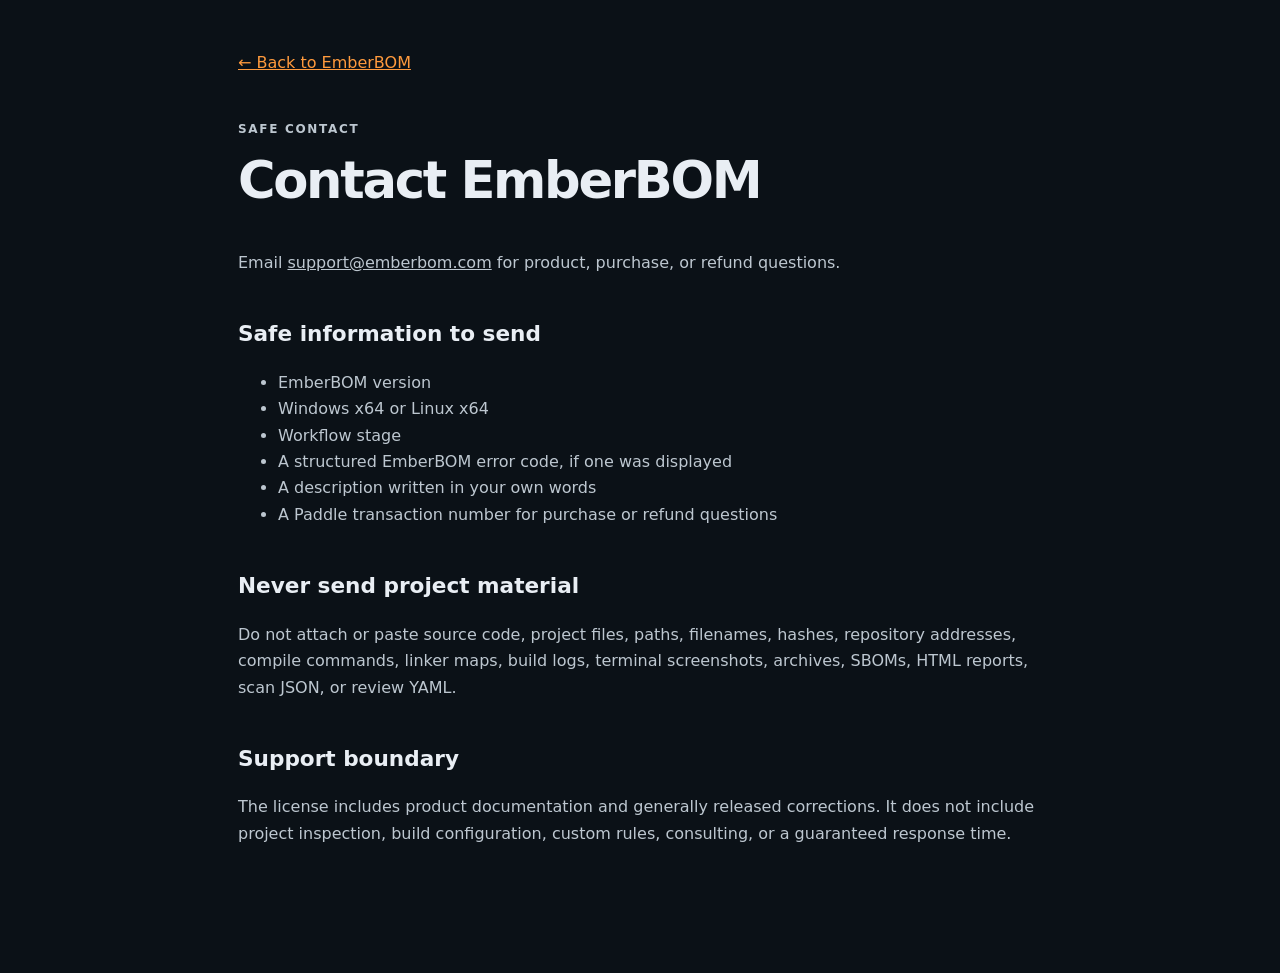
<file: contact.html>
<!doctype html><html lang="en"><head><meta charset="utf-8"><meta name="viewport" content="width=device-width,initial-scale=1"><meta name="description" content="Contact EmberBOM for product, purchase, or refund questions."><title>Contact — EmberBOM</title><link rel="canonical" href="https://emberbom.com/contact.html"><link rel="icon" href="favicon.svg" type="image/svg+xml"><link rel="stylesheet" href="styles.css"></head><body><main class="legal"><a class="back" href="index.html">← Back to EmberBOM</a><p class="eyebrow">Safe contact</p><h1>Contact EmberBOM</h1><p>Email <a href="mailto:support@emberbom.com">support@emberbom.com</a> for product, purchase, or refund questions.</p><h2>Safe information to send</h2><ul><li>EmberBOM version</li><li>Windows x64 or Linux x64</li><li>Workflow stage</li><li>A structured EmberBOM error code, if one was displayed</li><li>A description written in your own words</li><li>A Paddle transaction number for purchase or refund questions</li></ul><h2>Never send project material</h2><p>Do not attach or paste source code, project files, paths, filenames, hashes, repository addresses, compile commands, linker maps, build logs, terminal screenshots, archives, SBOMs, HTML reports, scan JSON, or review YAML.</p><h2>Support boundary</h2><p>The license includes product documentation and generally released corrections. It does not include project inspection, build configuration, custom rules, consulting, or a guaranteed response time.</p></main></body></html>
</file>
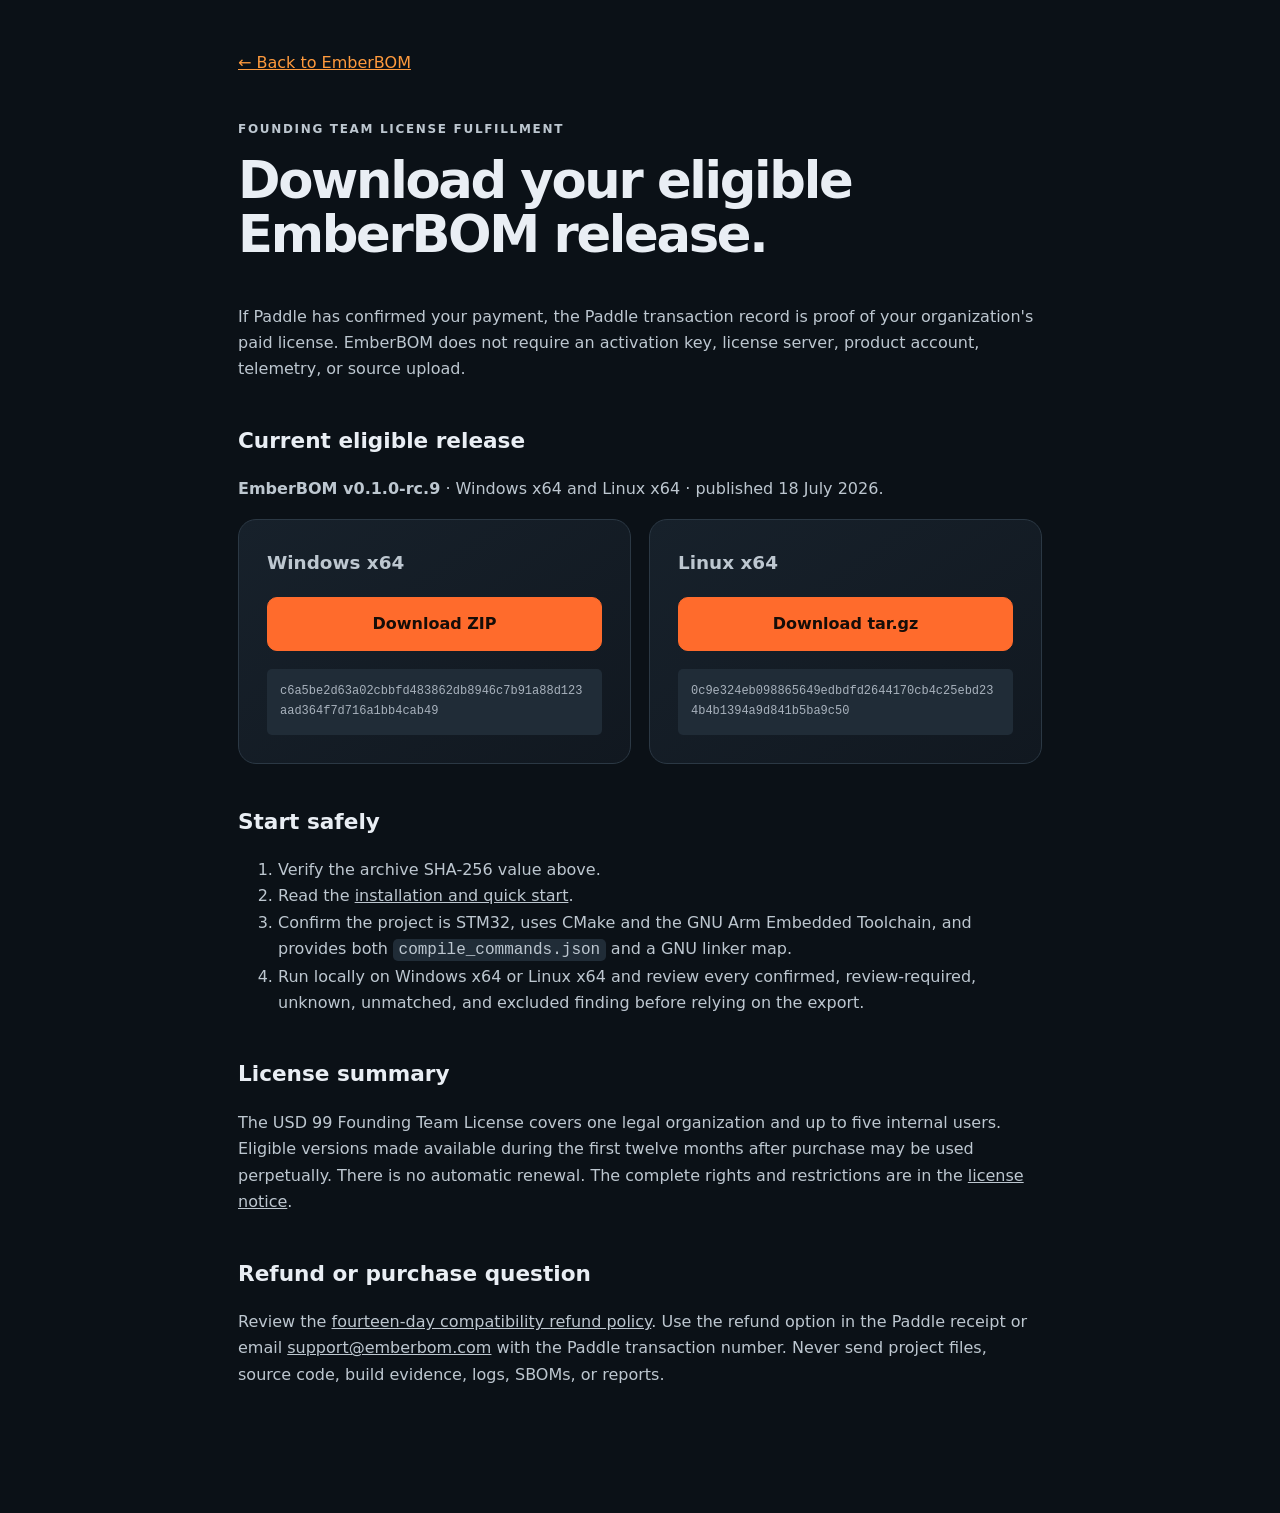
<file: fulfillment.html>
<!doctype html>
<html lang="en">
<head>
  <meta charset="utf-8">
  <meta name="viewport" content="width=device-width,initial-scale=1">
  <meta name="robots" content="noindex">
  <title>License fulfillment — EmberBOM</title>
  <link rel="icon" href="favicon.svg" type="image/svg+xml">
  <link rel="stylesheet" href="styles.css">
</head>
<body>
  <main class="legal fulfillment">
    <a class="back" href="index.html">← Back to EmberBOM</a>
    <p class="eyebrow">Founding Team License fulfillment</p>
    <h1>Download your eligible EmberBOM release.</h1>
    <p>If Paddle has confirmed your payment, the Paddle transaction record is proof of your organization's paid license. EmberBOM does not require an activation key, license server, product account, telemetry, or source upload.</p>

    <h2>Current eligible release</h2>
    <p><strong>EmberBOM v0.1.0-rc.9</strong> · Windows x64 and Linux x64 · published 18 July 2026.</p>
    <div class="download-grid">
      <article class="download-card">
        <p class="platform">Windows x64</p>
        <a class="button primary full" href="/download/windows">Download ZIP</a>
        <code>c6a5be2d63a02cbbfd483862db8946c7b91a88d123aad364f7d716a1bb4cab49</code>
      </article>
      <article class="download-card">
        <p class="platform">Linux x64</p>
        <a class="button primary full" href="/download/linux">Download tar.gz</a>
        <code>0c9e324eb098865649edbdfd2644170cb4c25ebd234b4b1394a9d841b5ba9c50</code>
      </article>
    </div>

    <h2>Start safely</h2>
    <ol>
      <li>Verify the archive SHA-256 value above.</li>
      <li>Read the <a href="quick-start.html">installation and quick start</a>.</li>
      <li>Confirm the project is STM32, uses CMake and the GNU Arm Embedded Toolchain, and provides both <code>compile_commands.json</code> and a GNU linker map.</li>
      <li>Run locally on Windows x64 or Linux x64 and review every confirmed, review-required, unknown, unmatched, and excluded finding before relying on the export.</li>
    </ol>

    <h2>License summary</h2>
    <p>The USD 99 Founding Team License covers one legal organization and up to five internal users. Eligible versions made available during the first twelve months after purchase may be used perpetually. There is no automatic renewal. The complete rights and restrictions are in the <a href="license.txt">license notice</a>.</p>

    <h2>Refund or purchase question</h2>
    <p>Review the <a href="refund.html">fourteen-day compatibility refund policy</a>. Use the refund option in the Paddle receipt or email <a href="mailto:support@emberbom.com">support@emberbom.com</a> with the Paddle transaction number. Never send project files, source code, build evidence, logs, SBOMs, or reports.</p>
  </main>
</body>
</html>
</file>
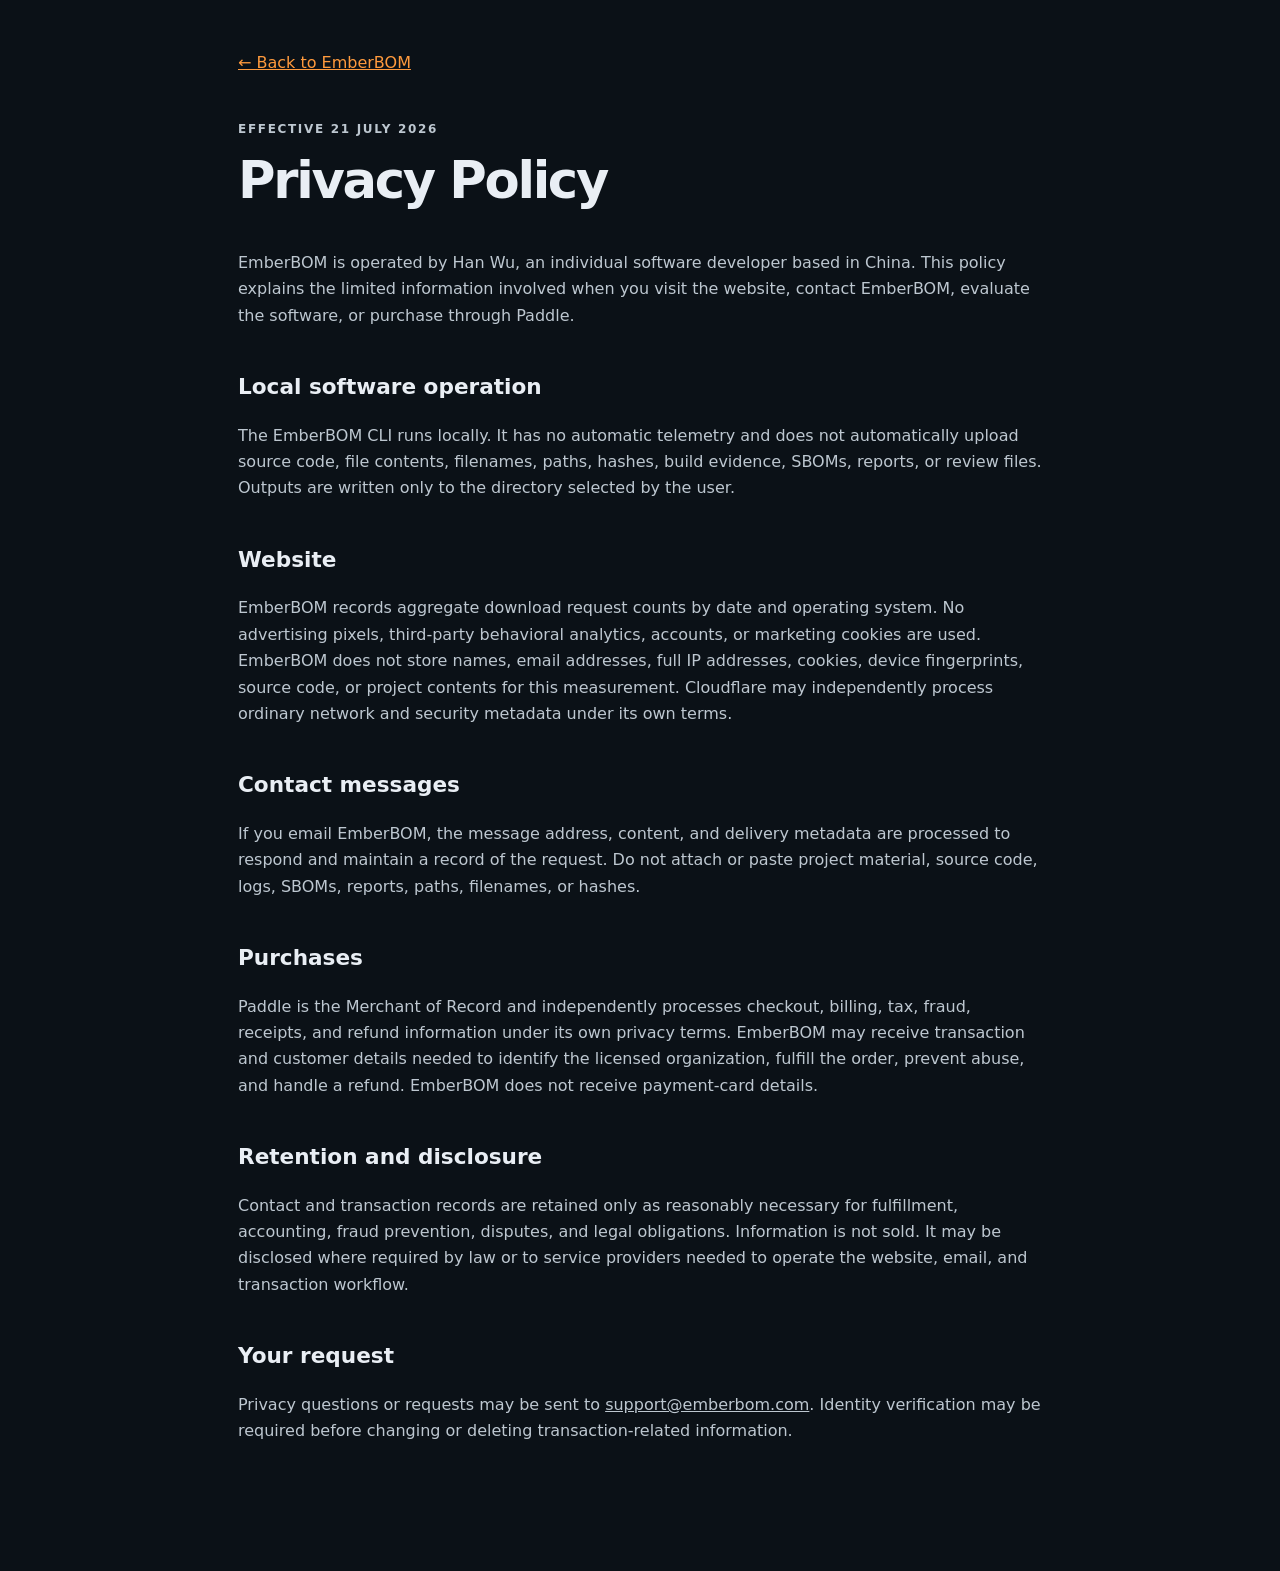
<file: privacy.html>
<!doctype html>
<html lang="en">
<head>
  <meta charset="utf-8">
  <meta name="viewport" content="width=device-width,initial-scale=1">
  <meta name="description" content="How EmberBOM handles website, contact, software, and transaction information.">
  <title>Privacy — EmberBOM</title>
  <link rel="canonical" href="https://emberbom.com/privacy.html">
  <link rel="icon" href="favicon.svg" type="image/svg+xml">
  <link rel="stylesheet" href="styles.css">
</head>
<body>
  <main class="legal">
    <a class="back" href="index.html">← Back to EmberBOM</a>
    <p class="eyebrow">Effective 21 July 2026</p>
    <h1>Privacy Policy</h1>
    <p>EmberBOM is operated by Han Wu, an individual software developer based in China. This policy explains the limited information involved when you visit the website, contact EmberBOM, evaluate the software, or purchase through Paddle.</p>
    <h2>Local software operation</h2>
    <p>The EmberBOM CLI runs locally. It has no automatic telemetry and does not automatically upload source code, file contents, filenames, paths, hashes, build evidence, SBOMs, reports, or review files. Outputs are written only to the directory selected by the user.</p>
    <h2>Website</h2>
    <p>EmberBOM records aggregate download request counts by date and operating system. No advertising pixels, third-party behavioral analytics, accounts, or marketing cookies are used. EmberBOM does not store names, email addresses, full IP addresses, cookies, device fingerprints, source code, or project contents for this measurement. Cloudflare may independently process ordinary network and security metadata under its own terms.</p>
    <h2>Contact messages</h2>
    <p>If you email EmberBOM, the message address, content, and delivery metadata are processed to respond and maintain a record of the request. Do not attach or paste project material, source code, logs, SBOMs, reports, paths, filenames, or hashes.</p>
    <h2>Purchases</h2>
    <p>Paddle is the Merchant of Record and independently processes checkout, billing, tax, fraud, receipts, and refund information under its own privacy terms. EmberBOM may receive transaction and customer details needed to identify the licensed organization, fulfill the order, prevent abuse, and handle a refund. EmberBOM does not receive payment-card details.</p>
    <h2>Retention and disclosure</h2>
    <p>Contact and transaction records are retained only as reasonably necessary for fulfillment, accounting, fraud prevention, disputes, and legal obligations. Information is not sold. It may be disclosed where required by law or to service providers needed to operate the website, email, and transaction workflow.</p>
    <h2>Your request</h2>
    <p>Privacy questions or requests may be sent to <a href="mailto:support@emberbom.com">support@emberbom.com</a>. Identity verification may be required before changing or deleting transaction-related information.</p>
  </main>
</body>
</html>
</file>
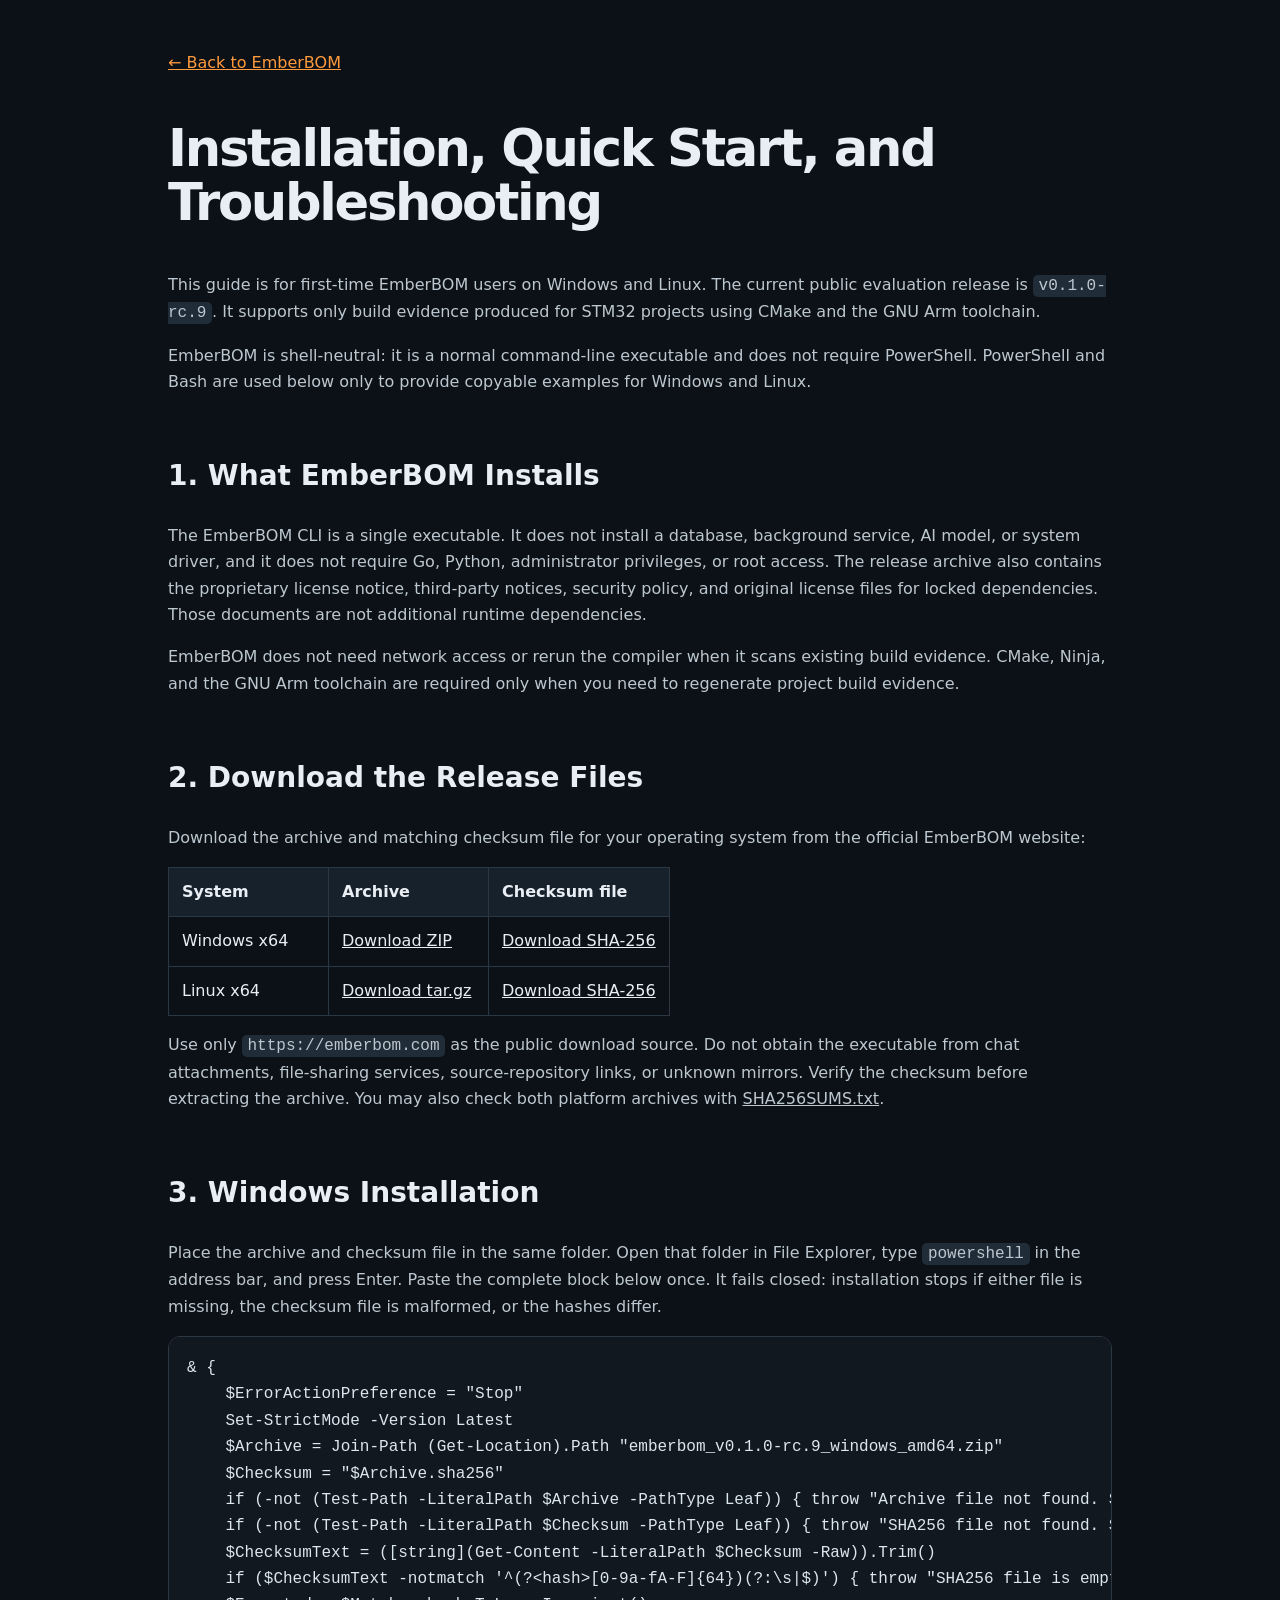
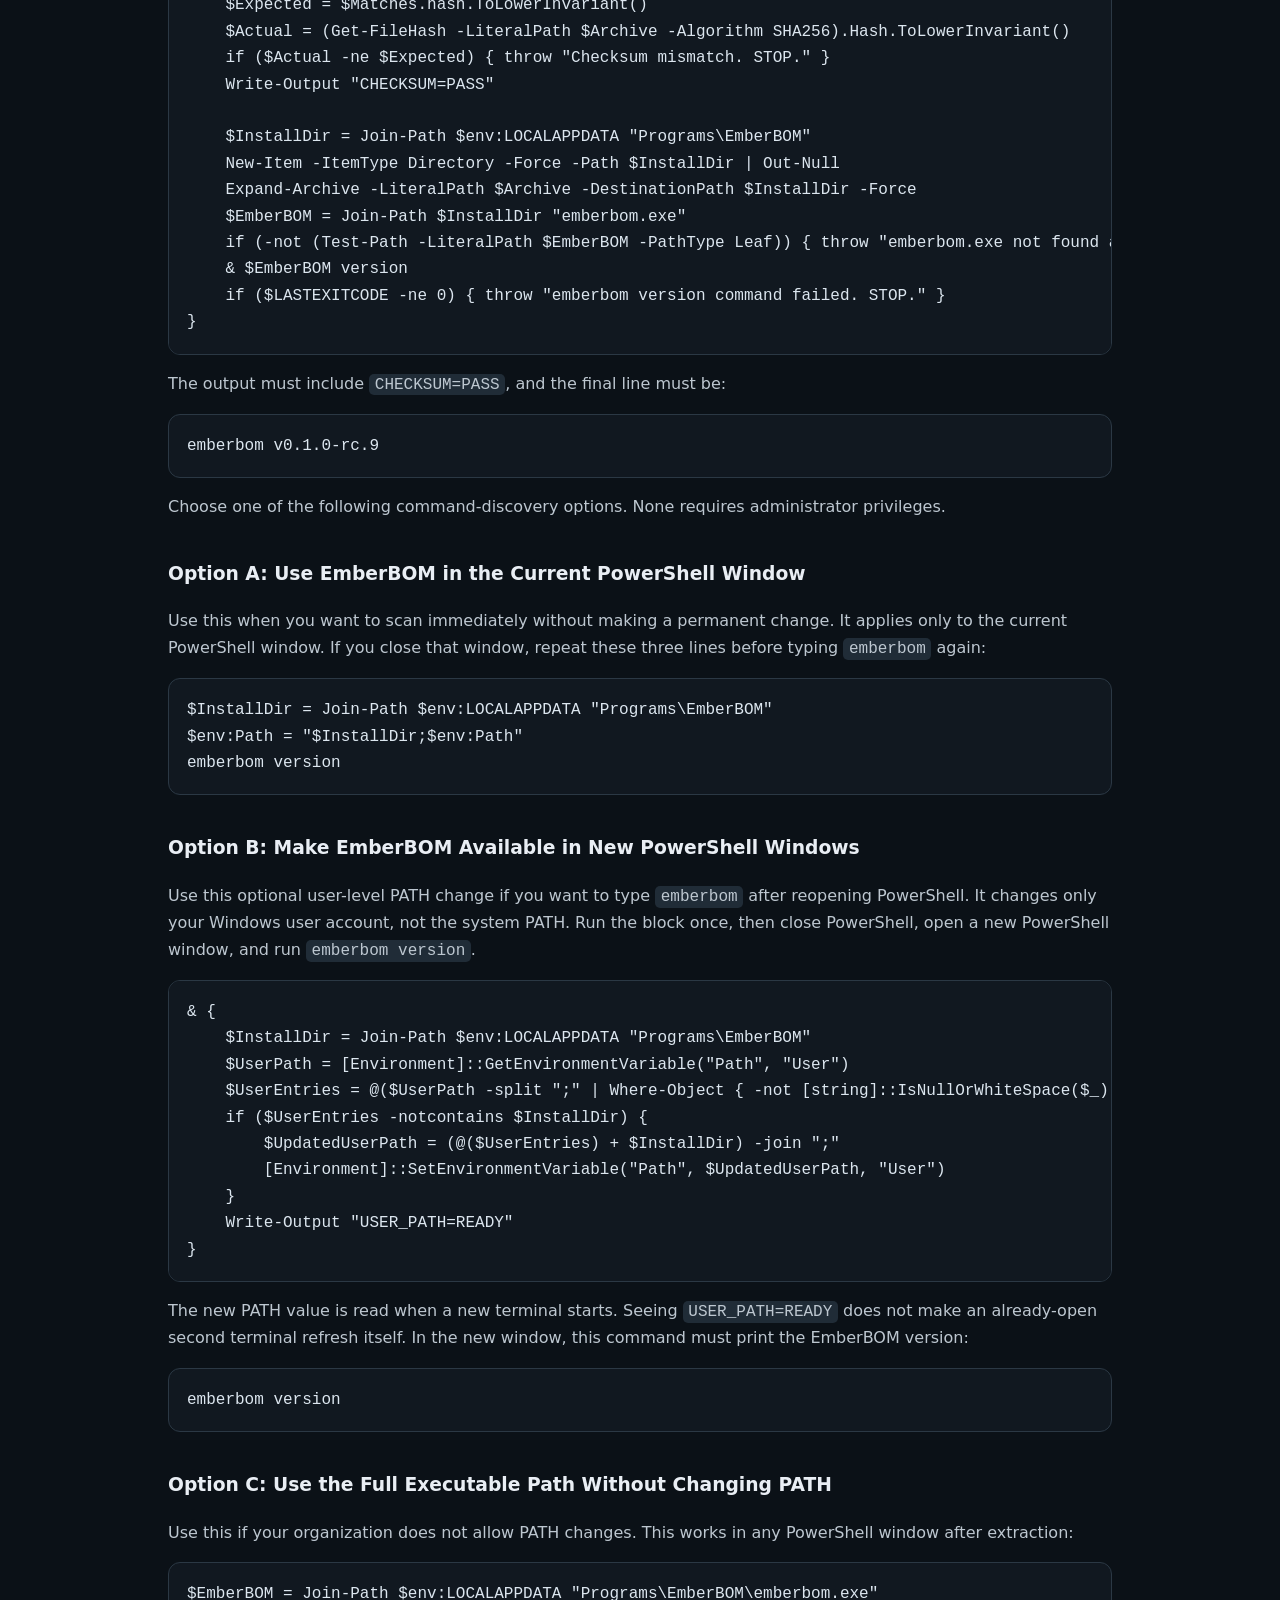
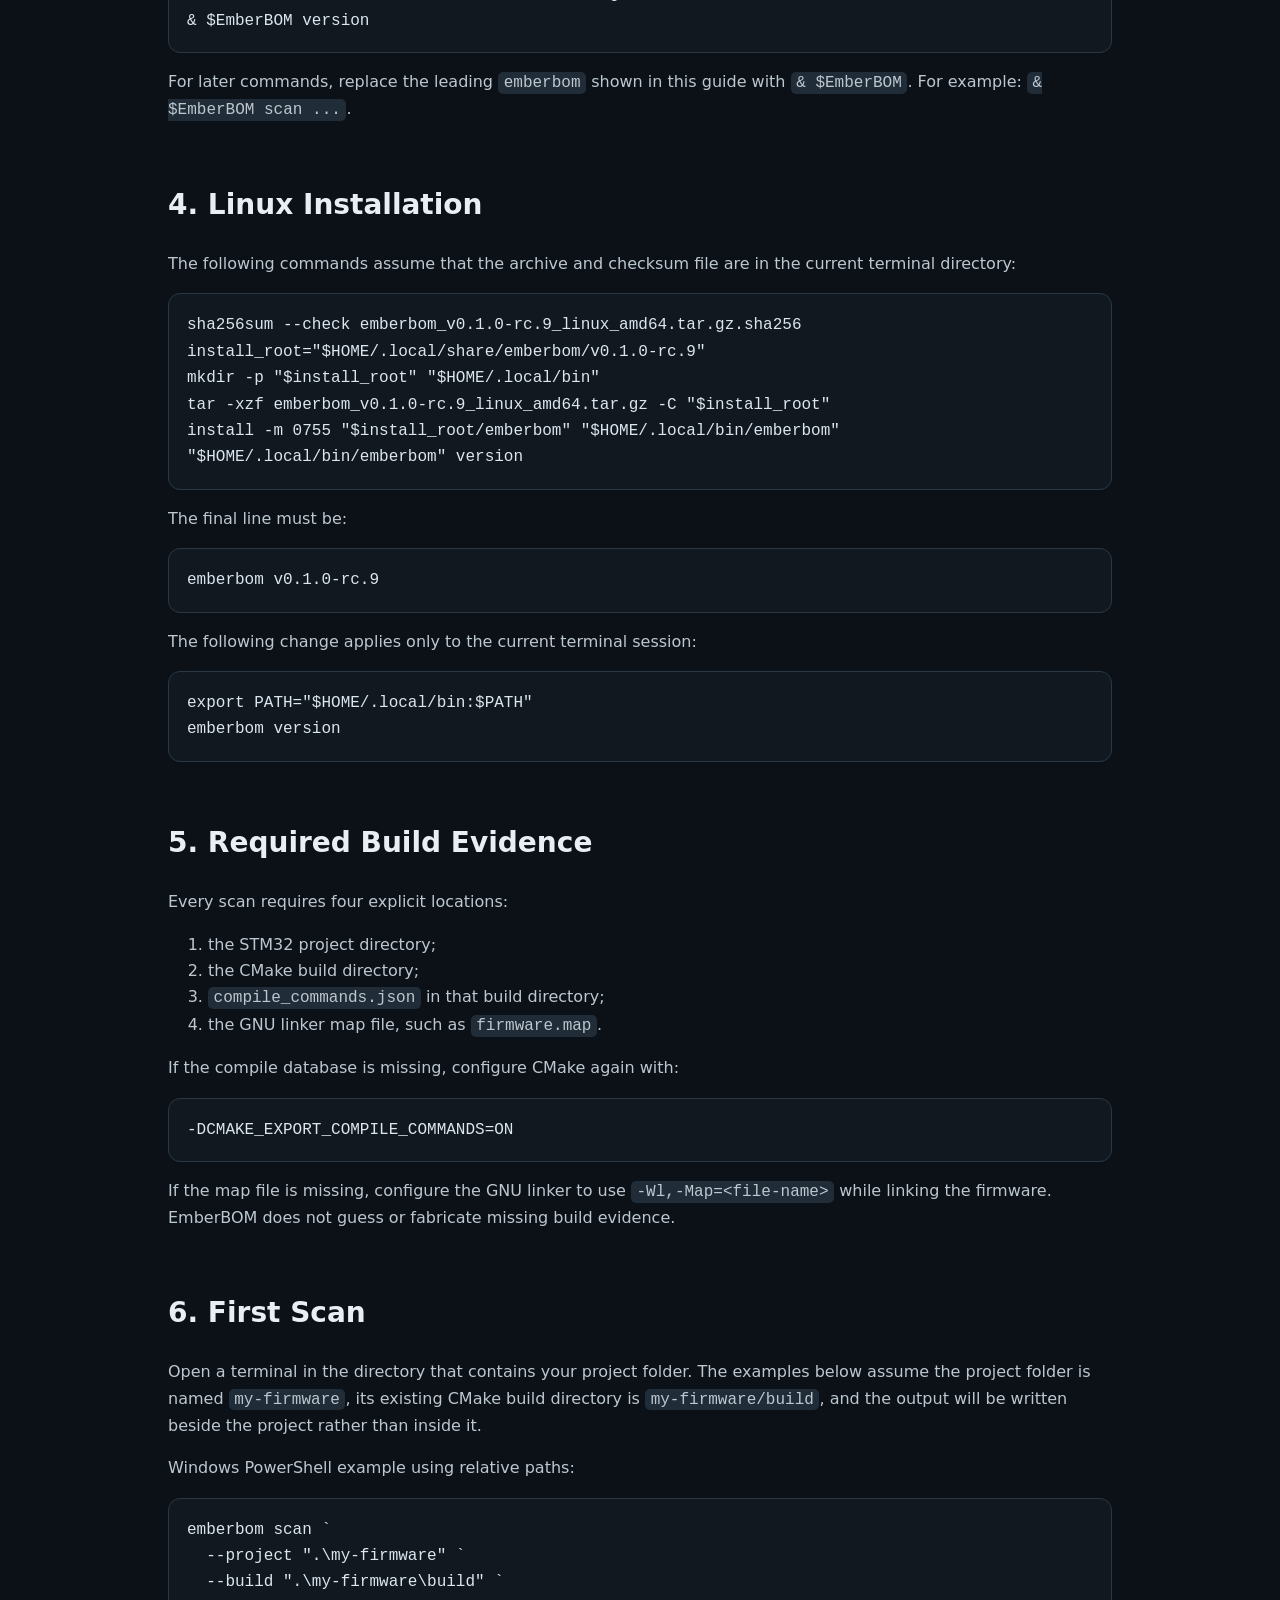
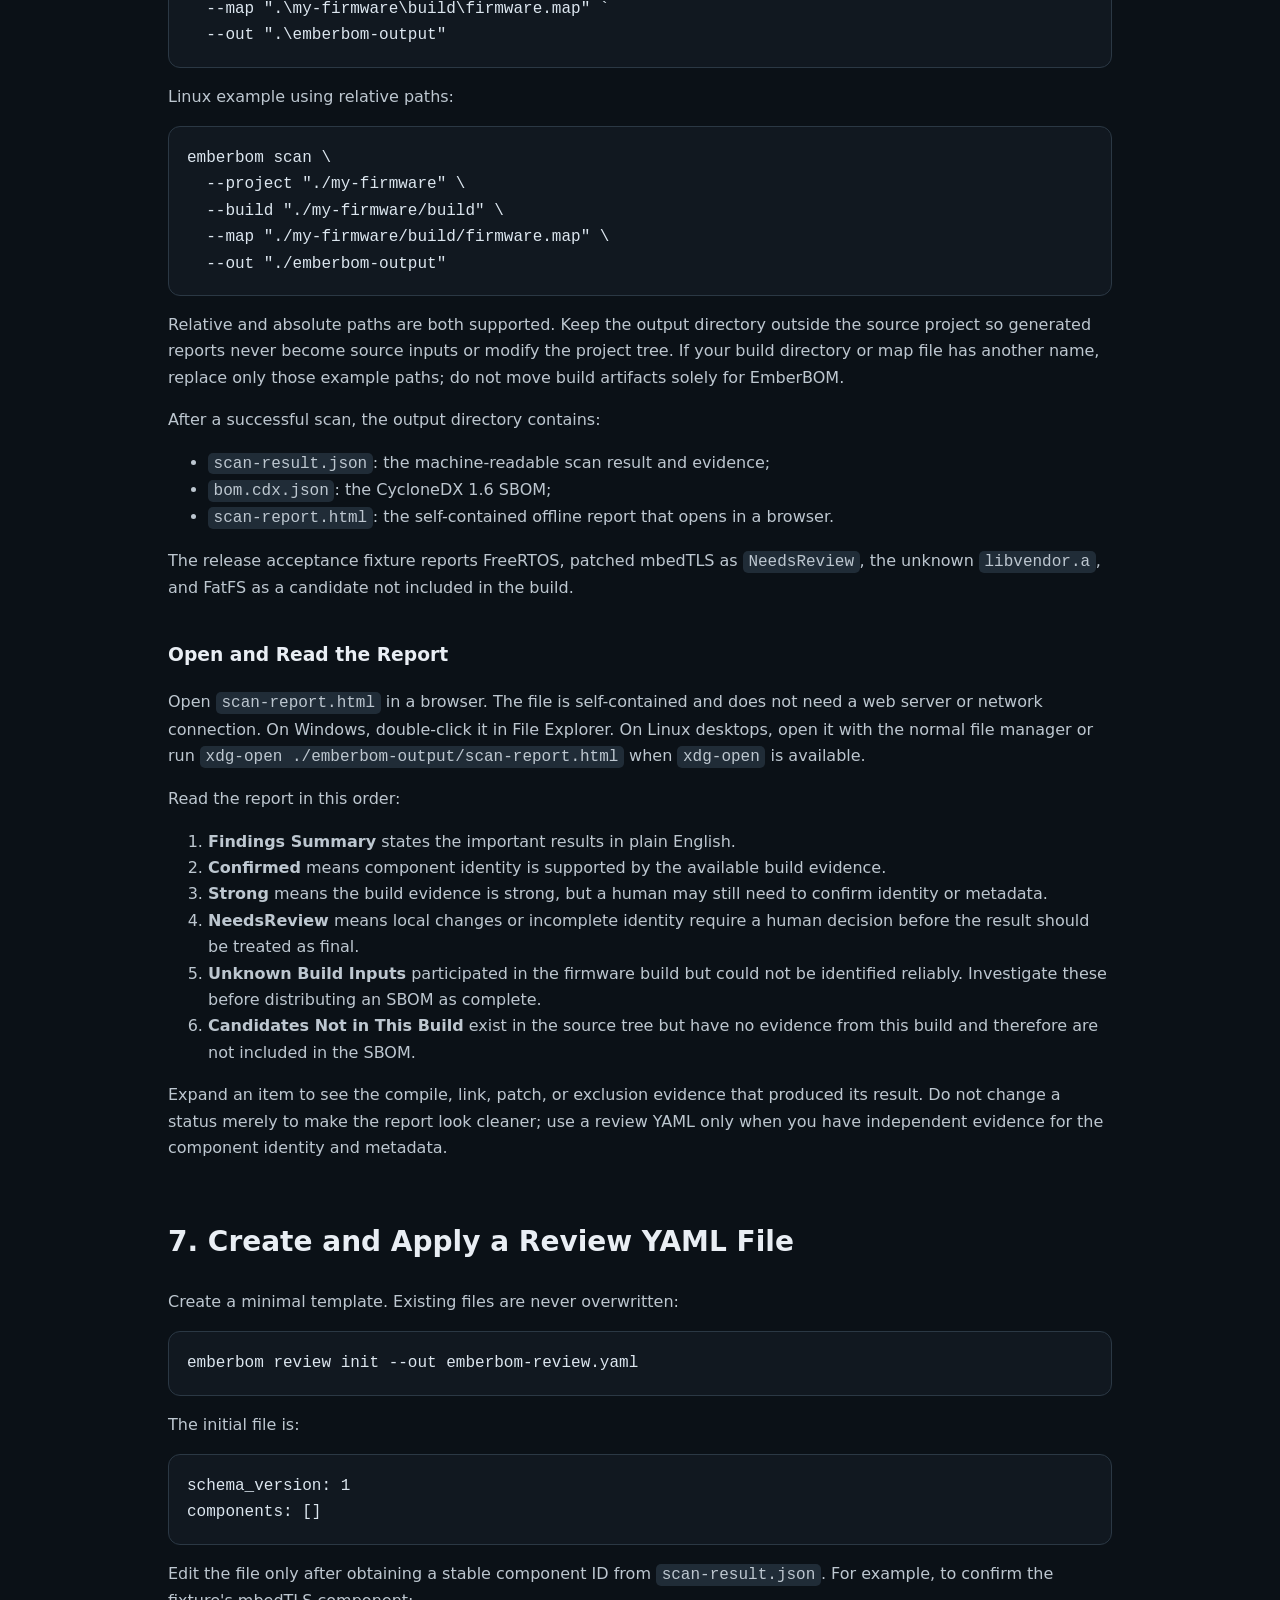
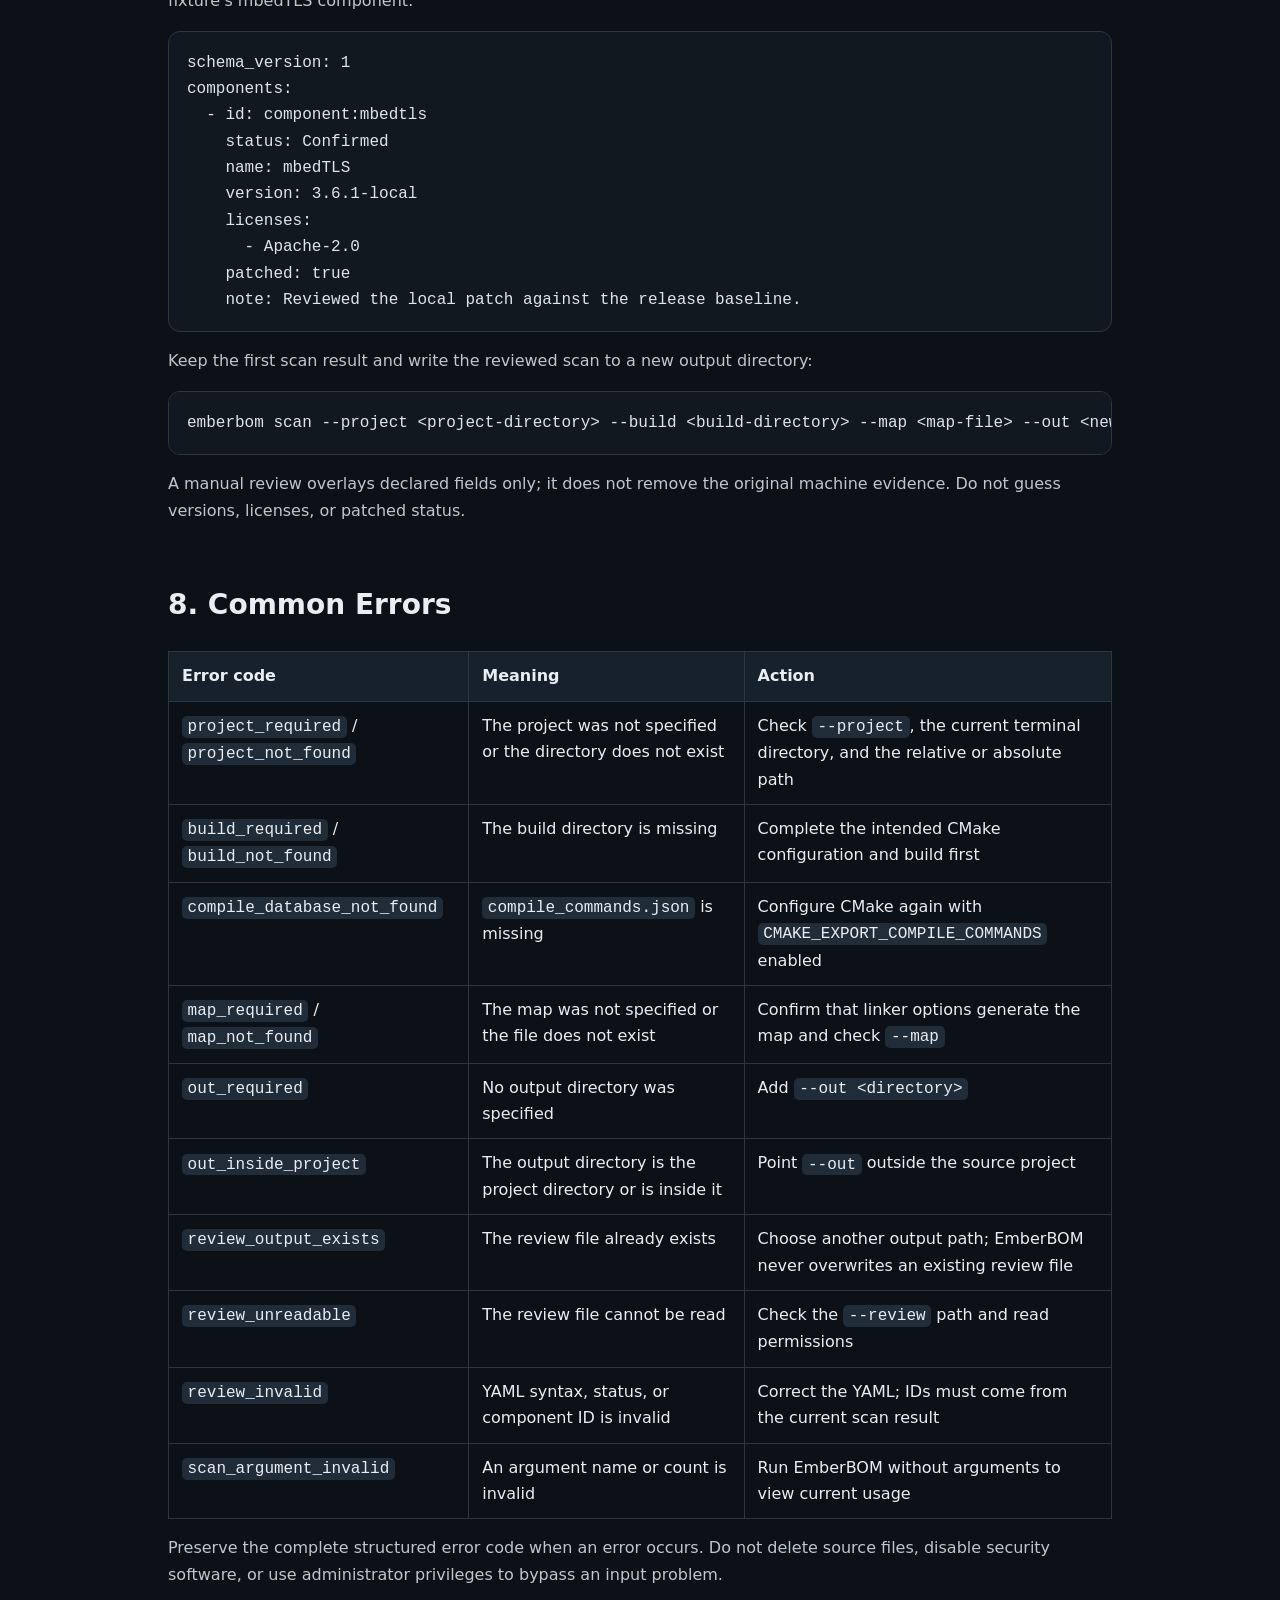
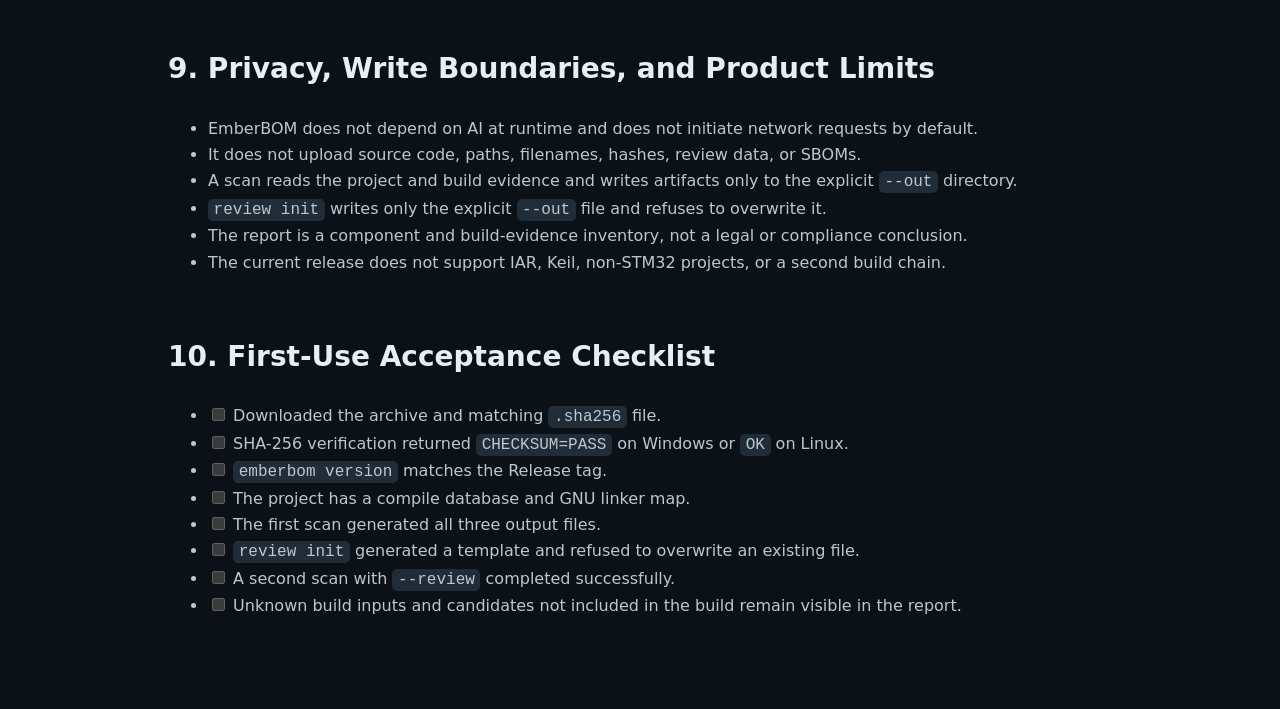
<file: quick-start.html>
<!doctype html>
<html lang="en">
<head>
  <meta charset="utf-8">
  <meta name="viewport" content="width=device-width,initial-scale=1">
  <meta name="description" content="Install EmberBOM, verify the release, run a first STM32 scan, and interpret the output.">
  <title>Installation and quick start ? EmberBOM</title>
  <link rel="canonical" href="https://emberbom.com/quick-start.html">
  <link rel="icon" href="favicon.svg" type="image/svg+xml">
  <link rel="stylesheet" href="styles.css">
</head>
<body>
  <main class="legal docs">
    <a class="back" href="index.html">&larr; Back to EmberBOM</a>
    <h1>Installation, Quick Start, and Troubleshooting</h1>
<p>This guide is for first-time EmberBOM users on Windows and Linux. The current public evaluation release is <code>v0.1.0-rc.9</code>. It supports only build evidence produced for STM32 projects using CMake and the GNU Arm toolchain.</p>
<p>EmberBOM is shell-neutral: it is a normal command-line executable and does not require PowerShell. PowerShell and Bash are used below only to provide copyable examples for Windows and Linux.</p>
<h2>1. What EmberBOM Installs</h2>
<p>The EmberBOM CLI is a single executable. It does not install a database, background service, AI model, or system driver, and it does not require Go, Python, administrator privileges, or root access. The release archive also contains the proprietary license notice, third-party notices, security policy, and original license files for locked dependencies. Those documents are not additional runtime dependencies.</p>
<p>EmberBOM does not need network access or rerun the compiler when it scans existing build evidence. CMake, Ninja, and the GNU Arm toolchain are required only when you need to regenerate project build evidence.</p>
<h2>2. Download the Release Files</h2>
<p>Download the archive and matching checksum file for your operating system from the official EmberBOM website:</p>
<table>
<thead>
<tr>
<th>System</th>
<th>Archive</th>
<th>Checksum file</th>
</tr>
</thead>
<tbody><tr>
<td>Windows x64</td>
<td><a href="downloads/emberbom_v0.1.0-rc.9_windows_amd64.zip">Download ZIP</a></td>
<td><a href="downloads/emberbom_v0.1.0-rc.9_windows_amd64.zip.sha256">Download SHA-256</a></td>
</tr>
<tr>
<td>Linux x64</td>
<td><a href="downloads/emberbom_v0.1.0-rc.9_linux_amd64.tar.gz">Download tar.gz</a></td>
<td><a href="downloads/emberbom_v0.1.0-rc.9_linux_amd64.tar.gz.sha256">Download SHA-256</a></td>
</tr>
</tbody></table>
<p>Use only <code>https://emberbom.com</code> as the public download source. Do not obtain the executable from chat attachments, file-sharing services, source-repository links, or unknown mirrors. Verify the checksum before extracting the archive. You may also check both platform archives with <a href="downloads/SHA256SUMS.txt">SHA256SUMS.txt</a>.</p>
<h2>3. Windows Installation</h2>
<p>Place the archive and checksum file in the same folder. Open that folder in File Explorer, type <code>powershell</code> in the address bar, and press Enter. Paste the complete block below once. It fails closed: installation stops if either file is missing, the checksum file is malformed, or the hashes differ.</p>
<pre><code class="language-powershell">&amp; {
    $ErrorActionPreference = &quot;Stop&quot;
    Set-StrictMode -Version Latest
    $Archive = Join-Path (Get-Location).Path &quot;emberbom_v0.1.0-rc.9_windows_amd64.zip&quot;
    $Checksum = &quot;$Archive.sha256&quot;
    if (-not (Test-Path -LiteralPath $Archive -PathType Leaf)) { throw &quot;Archive file not found. STOP.&quot; }
    if (-not (Test-Path -LiteralPath $Checksum -PathType Leaf)) { throw &quot;SHA256 file not found. STOP.&quot; }
    $ChecksumText = ([string](Get-Content -LiteralPath $Checksum -Raw)).Trim()
    if ($ChecksumText -notmatch &#39;^(?&lt;hash&gt;[0-9a-fA-F]{64})(?:\s|$)&#39;) { throw &quot;SHA256 file is empty or malformed. STOP.&quot; }
    $Expected = $Matches.hash.ToLowerInvariant()
    $Actual = (Get-FileHash -LiteralPath $Archive -Algorithm SHA256).Hash.ToLowerInvariant()
    if ($Actual -ne $Expected) { throw &quot;Checksum mismatch. STOP.&quot; }
    Write-Output &quot;CHECKSUM=PASS&quot;

    $InstallDir = Join-Path $env:LOCALAPPDATA &quot;Programs\EmberBOM&quot;
    New-Item -ItemType Directory -Force -Path $InstallDir | Out-Null
    Expand-Archive -LiteralPath $Archive -DestinationPath $InstallDir -Force
    $EmberBOM = Join-Path $InstallDir &quot;emberbom.exe&quot;
    if (-not (Test-Path -LiteralPath $EmberBOM -PathType Leaf)) { throw &quot;emberbom.exe not found after extraction. STOP.&quot; }
    &amp; $EmberBOM version
    if ($LASTEXITCODE -ne 0) { throw &quot;emberbom version command failed. STOP.&quot; }
}
</code></pre>
<p>The output must include <code>CHECKSUM=PASS</code>, and the final line must be:</p>
<pre><code class="language-text">emberbom v0.1.0-rc.9
</code></pre>
<p>Choose one of the following command-discovery options. None requires administrator privileges.</p>
<h3>Option A: Use EmberBOM in the Current PowerShell Window</h3>
<p>Use this when you want to scan immediately without making a permanent change. It applies only to the current PowerShell window. If you close that window, repeat these three lines before typing <code>emberbom</code> again:</p>
<pre><code class="language-powershell">$InstallDir = Join-Path $env:LOCALAPPDATA &quot;Programs\EmberBOM&quot;
$env:Path = &quot;$InstallDir;$env:Path&quot;
emberbom version
</code></pre>
<h3>Option B: Make EmberBOM Available in New PowerShell Windows</h3>
<p>Use this optional user-level PATH change if you want to type <code>emberbom</code> after reopening PowerShell. It changes only your Windows user account, not the system PATH. Run the block once, then close PowerShell, open a new PowerShell window, and run <code>emberbom version</code>.</p>
<pre><code class="language-powershell">&amp; {
    $InstallDir = Join-Path $env:LOCALAPPDATA &quot;Programs\EmberBOM&quot;
    $UserPath = [Environment]::GetEnvironmentVariable(&quot;Path&quot;, &quot;User&quot;)
    $UserEntries = @($UserPath -split &quot;;&quot; | Where-Object { -not [string]::IsNullOrWhiteSpace($_) })
    if ($UserEntries -notcontains $InstallDir) {
        $UpdatedUserPath = (@($UserEntries) + $InstallDir) -join &quot;;&quot;
        [Environment]::SetEnvironmentVariable(&quot;Path&quot;, $UpdatedUserPath, &quot;User&quot;)
    }
    Write-Output &quot;USER_PATH=READY&quot;
}
</code></pre>
<p>The new PATH value is read when a new terminal starts. Seeing <code>USER_PATH=READY</code> does not make an already-open second terminal refresh itself. In the new window, this command must print the EmberBOM version:</p>
<pre><code class="language-powershell">emberbom version
</code></pre>
<h3>Option C: Use the Full Executable Path Without Changing PATH</h3>
<p>Use this if your organization does not allow PATH changes. This works in any PowerShell window after extraction:</p>
<pre><code class="language-powershell">$EmberBOM = Join-Path $env:LOCALAPPDATA &quot;Programs\EmberBOM\emberbom.exe&quot;
&amp; $EmberBOM version
</code></pre>
<p>For later commands, replace the leading <code>emberbom</code> shown in this guide with <code>&amp; $EmberBOM</code>. For example: <code>&amp; $EmberBOM scan ...</code>.</p>
<h2>4. Linux Installation</h2>
<p>The following commands assume that the archive and checksum file are in the current terminal directory:</p>
<pre><code class="language-bash">sha256sum --check emberbom_v0.1.0-rc.9_linux_amd64.tar.gz.sha256
install_root=&quot;$HOME/.local/share/emberbom/v0.1.0-rc.9&quot;
mkdir -p &quot;$install_root&quot; &quot;$HOME/.local/bin&quot;
tar -xzf emberbom_v0.1.0-rc.9_linux_amd64.tar.gz -C &quot;$install_root&quot;
install -m 0755 &quot;$install_root/emberbom&quot; &quot;$HOME/.local/bin/emberbom&quot;
&quot;$HOME/.local/bin/emberbom&quot; version
</code></pre>
<p>The final line must be:</p>
<pre><code class="language-text">emberbom v0.1.0-rc.9
</code></pre>
<p>The following change applies only to the current terminal session:</p>
<pre><code class="language-bash">export PATH=&quot;$HOME/.local/bin:$PATH&quot;
emberbom version
</code></pre>
<h2>5. Required Build Evidence</h2>
<p>Every scan requires four explicit locations:</p>
<ol>
<li>the STM32 project directory;</li>
<li>the CMake build directory;</li>
<li><code>compile_commands.json</code> in that build directory;</li>
<li>the GNU linker map file, such as <code>firmware.map</code>.</li>
</ol>
<p>If the compile database is missing, configure CMake again with:</p>
<pre><code class="language-text">-DCMAKE_EXPORT_COMPILE_COMMANDS=ON
</code></pre>
<p>If the map file is missing, configure the GNU linker to use <code>-Wl,-Map=&lt;file-name&gt;</code> while linking the firmware. EmberBOM does not guess or fabricate missing build evidence.</p>
<h2>6. First Scan</h2>
<p>Open a terminal in the directory that contains your project folder. The examples below assume the project folder is named <code>my-firmware</code>, its existing CMake build directory is <code>my-firmware/build</code>, and the output will be written beside the project rather than inside it.</p>
<p>Windows PowerShell example using relative paths:</p>
<pre><code class="language-powershell">emberbom scan `
  --project &quot;.\my-firmware&quot; `
  --build &quot;.\my-firmware\build&quot; `
  --map &quot;.\my-firmware\build\firmware.map&quot; `
  --out &quot;.\emberbom-output&quot;
</code></pre>
<p>Linux example using relative paths:</p>
<pre><code class="language-bash">emberbom scan \
  --project &quot;./my-firmware&quot; \
  --build &quot;./my-firmware/build&quot; \
  --map &quot;./my-firmware/build/firmware.map&quot; \
  --out &quot;./emberbom-output&quot;
</code></pre>
<p>Relative and absolute paths are both supported. Keep the output directory outside the source project so generated reports never become source inputs or modify the project tree. If your build directory or map file has another name, replace only those example paths; do not move build artifacts solely for EmberBOM.</p>
<p>After a successful scan, the output directory contains:</p>
<ul>
<li><code>scan-result.json</code>: the machine-readable scan result and evidence;</li>
<li><code>bom.cdx.json</code>: the CycloneDX 1.6 SBOM;</li>
<li><code>scan-report.html</code>: the self-contained offline report that opens in a browser.</li>
</ul>
<p>The release acceptance fixture reports FreeRTOS, patched mbedTLS as <code>NeedsReview</code>, the unknown <code>libvendor.a</code>, and FatFS as a candidate not included in the build.</p>
<h3>Open and Read the Report</h3>
<p>Open <code>scan-report.html</code> in a browser. The file is self-contained and does not need a web server or network connection. On Windows, double-click it in File Explorer. On Linux desktops, open it with the normal file manager or run <code>xdg-open ./emberbom-output/scan-report.html</code> when <code>xdg-open</code> is available.</p>
<p>Read the report in this order:</p>
<ol>
<li><strong>Findings Summary</strong> states the important results in plain English.</li>
<li><strong>Confirmed</strong> means component identity is supported by the available build evidence.</li>
<li><strong>Strong</strong> means the build evidence is strong, but a human may still need to confirm identity or metadata.</li>
<li><strong>NeedsReview</strong> means local changes or incomplete identity require a human decision before the result should be treated as final.</li>
<li><strong>Unknown Build Inputs</strong> participated in the firmware build but could not be identified reliably. Investigate these before distributing an SBOM as complete.</li>
<li><strong>Candidates Not in This Build</strong> exist in the source tree but have no evidence from this build and therefore are not included in the SBOM.</li>
</ol>
<p>Expand an item to see the compile, link, patch, or exclusion evidence that produced its result. Do not change a status merely to make the report look cleaner; use a review YAML only when you have independent evidence for the component identity and metadata.</p>
<h2>7. Create and Apply a Review YAML File</h2>
<p>Create a minimal template. Existing files are never overwritten:</p>
<pre><code class="language-text">emberbom review init --out emberbom-review.yaml
</code></pre>
<p>The initial file is:</p>
<pre><code class="language-yaml">schema_version: 1
components: []
</code></pre>
<p>Edit the file only after obtaining a stable component ID from <code>scan-result.json</code>. For example, to confirm the fixture&#39;s mbedTLS component:</p>
<pre><code class="language-yaml">schema_version: 1
components:
  - id: component:mbedtls
    status: Confirmed
    name: mbedTLS
    version: 3.6.1-local
    licenses:
      - Apache-2.0
    patched: true
    note: Reviewed the local patch against the release baseline.
</code></pre>
<p>Keep the first scan result and write the reviewed scan to a new output directory:</p>
<pre><code class="language-text">emberbom scan --project &lt;project-directory&gt; --build &lt;build-directory&gt; --map &lt;map-file&gt; --out &lt;new-output-directory&gt; --review emberbom-review.yaml
</code></pre>
<p>A manual review overlays declared fields only; it does not remove the original machine evidence. Do not guess versions, licenses, or patched status.</p>
<h2>8. Common Errors</h2>
<table>
<thead>
<tr>
<th>Error code</th>
<th>Meaning</th>
<th>Action</th>
</tr>
</thead>
<tbody><tr>
<td><code>project_required</code> / <code>project_not_found</code></td>
<td>The project was not specified or the directory does not exist</td>
<td>Check <code>--project</code>, the current terminal directory, and the relative or absolute path</td>
</tr>
<tr>
<td><code>build_required</code> / <code>build_not_found</code></td>
<td>The build directory is missing</td>
<td>Complete the intended CMake configuration and build first</td>
</tr>
<tr>
<td><code>compile_database_not_found</code></td>
<td><code>compile_commands.json</code> is missing</td>
<td>Configure CMake again with <code>CMAKE_EXPORT_COMPILE_COMMANDS</code> enabled</td>
</tr>
<tr>
<td><code>map_required</code> / <code>map_not_found</code></td>
<td>The map was not specified or the file does not exist</td>
<td>Confirm that linker options generate the map and check <code>--map</code></td>
</tr>
<tr>
<td><code>out_required</code></td>
<td>No output directory was specified</td>
<td>Add <code>--out &lt;directory&gt;</code></td>
</tr>
<tr>
<td><code>out_inside_project</code></td>
<td>The output directory is the project directory or is inside it</td>
<td>Point <code>--out</code> outside the source project</td>
</tr>
<tr>
<td><code>review_output_exists</code></td>
<td>The review file already exists</td>
<td>Choose another output path; EmberBOM never overwrites an existing review file</td>
</tr>
<tr>
<td><code>review_unreadable</code></td>
<td>The review file cannot be read</td>
<td>Check the <code>--review</code> path and read permissions</td>
</tr>
<tr>
<td><code>review_invalid</code></td>
<td>YAML syntax, status, or component ID is invalid</td>
<td>Correct the YAML; IDs must come from the current scan result</td>
</tr>
<tr>
<td><code>scan_argument_invalid</code></td>
<td>An argument name or count is invalid</td>
<td>Run EmberBOM without arguments to view current usage</td>
</tr>
</tbody></table>
<p>Preserve the complete structured error code when an error occurs. Do not delete source files, disable security software, or use administrator privileges to bypass an input problem.</p>
<h2>9. Privacy, Write Boundaries, and Product Limits</h2>
<ul>
<li>EmberBOM does not depend on AI at runtime and does not initiate network requests by default.</li>
<li>It does not upload source code, paths, filenames, hashes, review data, or SBOMs.</li>
<li>A scan reads the project and build evidence and writes artifacts only to the explicit <code>--out</code> directory.</li>
<li><code>review init</code> writes only the explicit <code>--out</code> file and refuses to overwrite it.</li>
<li>The report is a component and build-evidence inventory, not a legal or compliance conclusion.</li>
<li>The current release does not support IAR, Keil, non-STM32 projects, or a second build chain.</li>
</ul>
<h2>10. First-Use Acceptance Checklist</h2>
<ul>
<li><input disabled="" type="checkbox"> Downloaded the archive and matching <code>.sha256</code> file.</li>
<li><input disabled="" type="checkbox"> SHA-256 verification returned <code>CHECKSUM=PASS</code> on Windows or <code>OK</code> on Linux.</li>
<li><input disabled="" type="checkbox"> <code>emberbom version</code> matches the Release tag.</li>
<li><input disabled="" type="checkbox"> The project has a compile database and GNU linker map.</li>
<li><input disabled="" type="checkbox"> The first scan generated all three output files.</li>
<li><input disabled="" type="checkbox"> <code>review init</code> generated a template and refused to overwrite an existing file.</li>
<li><input disabled="" type="checkbox"> A second scan with <code>--review</code> completed successfully.</li>
<li><input disabled="" type="checkbox"> Unknown build inputs and candidates not included in the build remain visible in the report.</li>
</ul>

  </main>
</body>
</html>
</file>
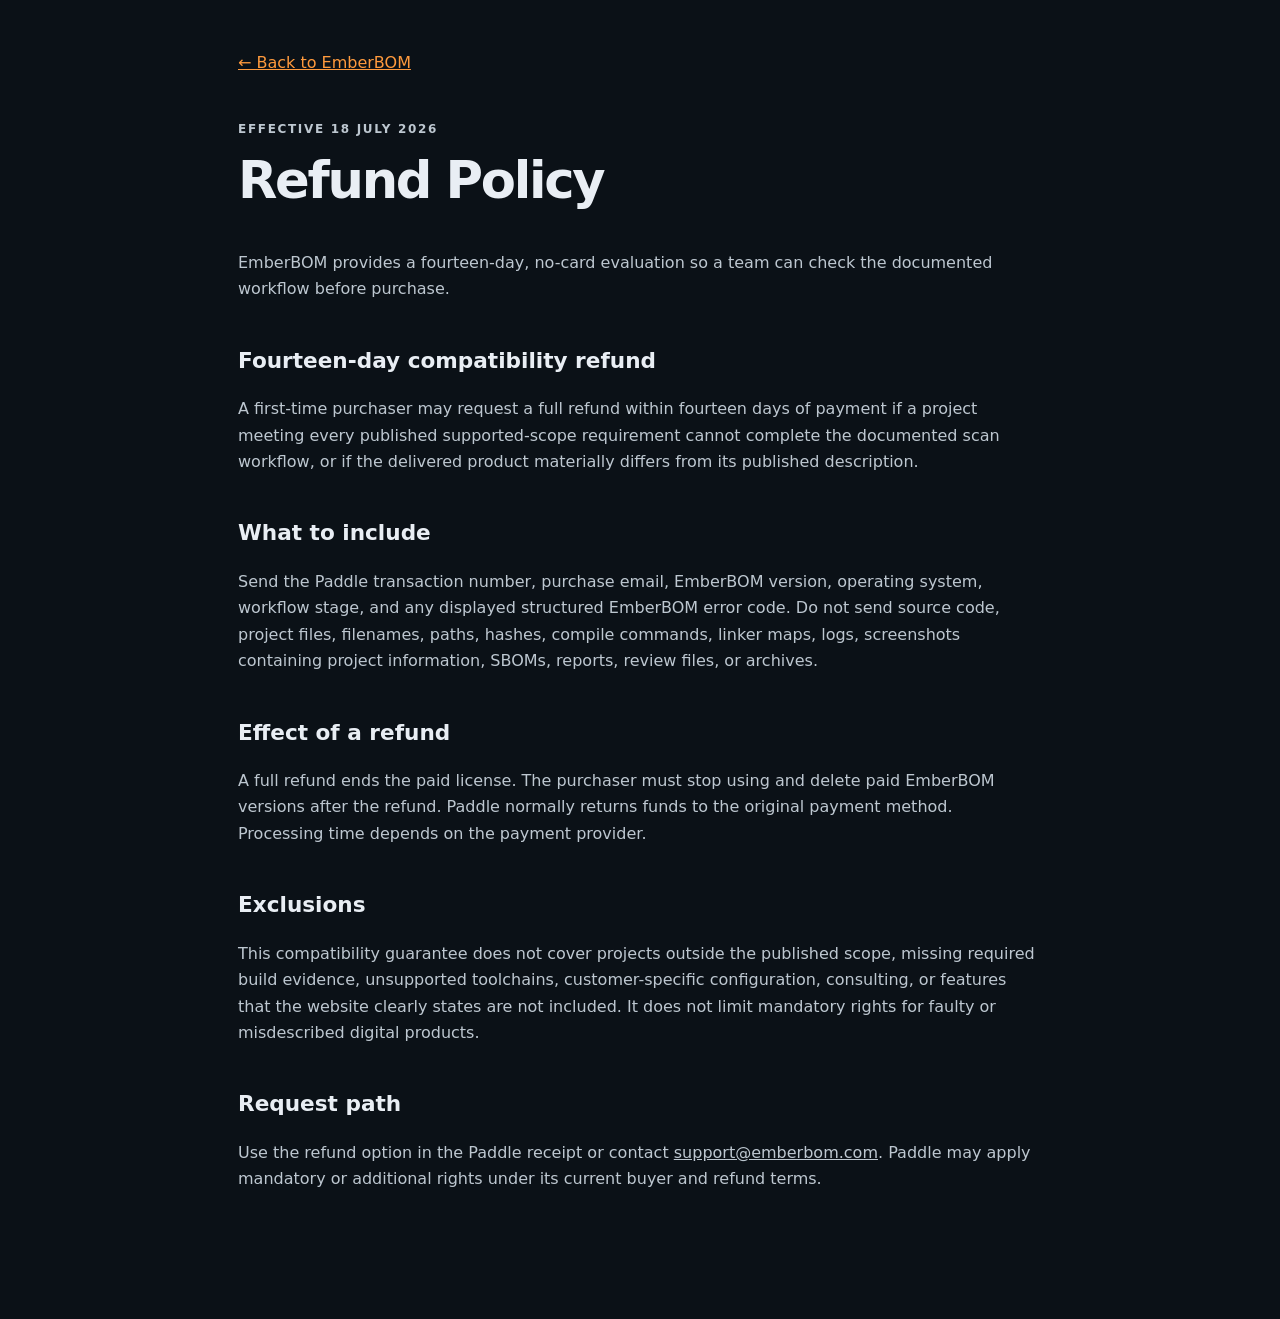
<file: refund.html>
<!doctype html><html lang="en"><head><meta charset="utf-8"><meta name="viewport" content="width=device-width,initial-scale=1"><meta name="description" content="EmberBOM evaluation and fourteen-day compatibility refund terms."><title>Refunds — EmberBOM</title><link rel="canonical" href="https://emberbom.com/refund.html"><link rel="icon" href="favicon.svg" type="image/svg+xml"><link rel="stylesheet" href="styles.css"></head><body><main class="legal"><a class="back" href="index.html">← Back to EmberBOM</a><p class="eyebrow">Effective 18 July 2026</p><h1>Refund Policy</h1><p>EmberBOM provides a fourteen-day, no-card evaluation so a team can check the documented workflow before purchase.</p><h2>Fourteen-day compatibility refund</h2><p>A first-time purchaser may request a full refund within fourteen days of payment if a project meeting every published supported-scope requirement cannot complete the documented scan workflow, or if the delivered product materially differs from its published description.</p><h2>What to include</h2><p>Send the Paddle transaction number, purchase email, EmberBOM version, operating system, workflow stage, and any displayed structured EmberBOM error code. Do not send source code, project files, filenames, paths, hashes, compile commands, linker maps, logs, screenshots containing project information, SBOMs, reports, review files, or archives.</p><h2>Effect of a refund</h2><p>A full refund ends the paid license. The purchaser must stop using and delete paid EmberBOM versions after the refund. Paddle normally returns funds to the original payment method. Processing time depends on the payment provider.</p><h2>Exclusions</h2><p>This compatibility guarantee does not cover projects outside the published scope, missing required build evidence, unsupported toolchains, customer-specific configuration, consulting, or features that the website clearly states are not included. It does not limit mandatory rights for faulty or misdescribed digital products.</p><h2>Request path</h2><p>Use the refund option in the Paddle receipt or contact <a href="mailto:support@emberbom.com">support@emberbom.com</a>. Paddle may apply mandatory or additional rights under its current buyer and refund terms.</p></main></body></html>
</file>
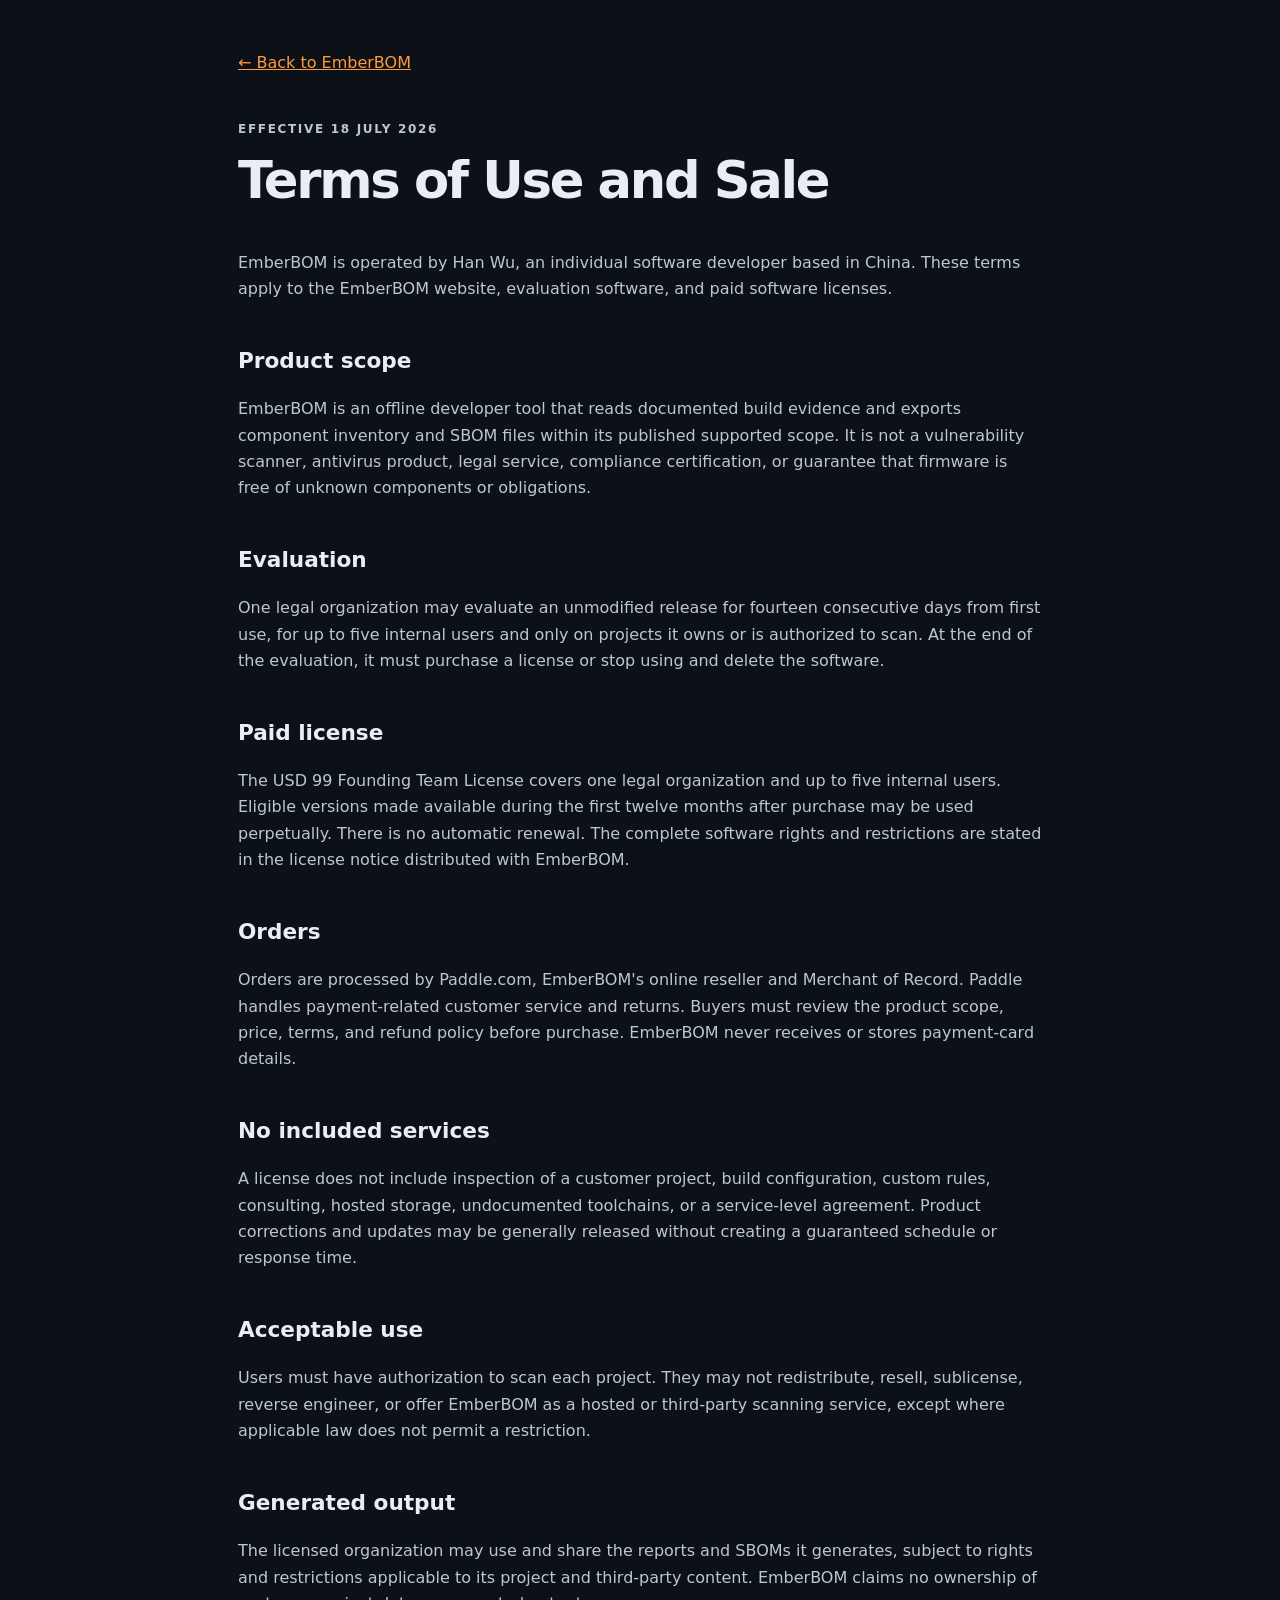
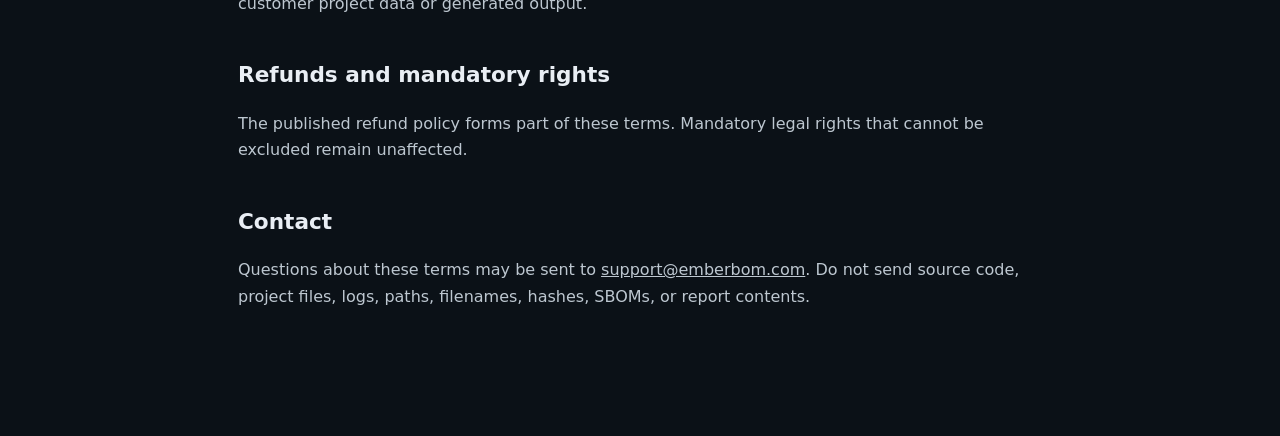
<file: terms.html>
<!doctype html><html lang="en"><head><meta charset="utf-8"><meta name="viewport" content="width=device-width,initial-scale=1"><meta name="description" content="Terms governing the EmberBOM website, evaluation, and paid software license."><title>Terms — EmberBOM</title><link rel="canonical" href="https://emberbom.com/terms.html"><link rel="icon" href="favicon.svg" type="image/svg+xml"><link rel="stylesheet" href="styles.css"></head><body><main class="legal"><a class="back" href="index.html">← Back to EmberBOM</a><p class="eyebrow">Effective 18 July 2026</p><h1>Terms of Use and Sale</h1><p>EmberBOM is operated by Han Wu, an individual software developer based in China. These terms apply to the EmberBOM website, evaluation software, and paid software licenses.</p><h2>Product scope</h2><p>EmberBOM is an offline developer tool that reads documented build evidence and exports component inventory and SBOM files within its published supported scope. It is not a vulnerability scanner, antivirus product, legal service, compliance certification, or guarantee that firmware is free of unknown components or obligations.</p><h2>Evaluation</h2><p>One legal organization may evaluate an unmodified release for fourteen consecutive days from first use, for up to five internal users and only on projects it owns or is authorized to scan. At the end of the evaluation, it must purchase a license or stop using and delete the software.</p><h2>Paid license</h2><p>The USD 99 Founding Team License covers one legal organization and up to five internal users. Eligible versions made available during the first twelve months after purchase may be used perpetually. There is no automatic renewal. The complete software rights and restrictions are stated in the license notice distributed with EmberBOM.</p><h2>Orders</h2><p>Orders are processed by Paddle.com, EmberBOM's online reseller and Merchant of Record. Paddle handles payment-related customer service and returns. Buyers must review the product scope, price, terms, and refund policy before purchase. EmberBOM never receives or stores payment-card details.</p><h2>No included services</h2><p>A license does not include inspection of a customer project, build configuration, custom rules, consulting, hosted storage, undocumented toolchains, or a service-level agreement. Product corrections and updates may be generally released without creating a guaranteed schedule or response time.</p><h2>Acceptable use</h2><p>Users must have authorization to scan each project. They may not redistribute, resell, sublicense, reverse engineer, or offer EmberBOM as a hosted or third-party scanning service, except where applicable law does not permit a restriction.</p><h2>Generated output</h2><p>The licensed organization may use and share the reports and SBOMs it generates, subject to rights and restrictions applicable to its project and third-party content. EmberBOM claims no ownership of customer project data or generated output.</p><h2>Refunds and mandatory rights</h2><p>The published refund policy forms part of these terms. Mandatory legal rights that cannot be excluded remain unaffected.</p><h2>Contact</h2><p>Questions about these terms may be sent to <a href="mailto:support@emberbom.com">support@emberbom.com</a>. Do not send source code, project files, logs, paths, filenames, hashes, SBOMs, or report contents.</p></main></body></html>
</file>
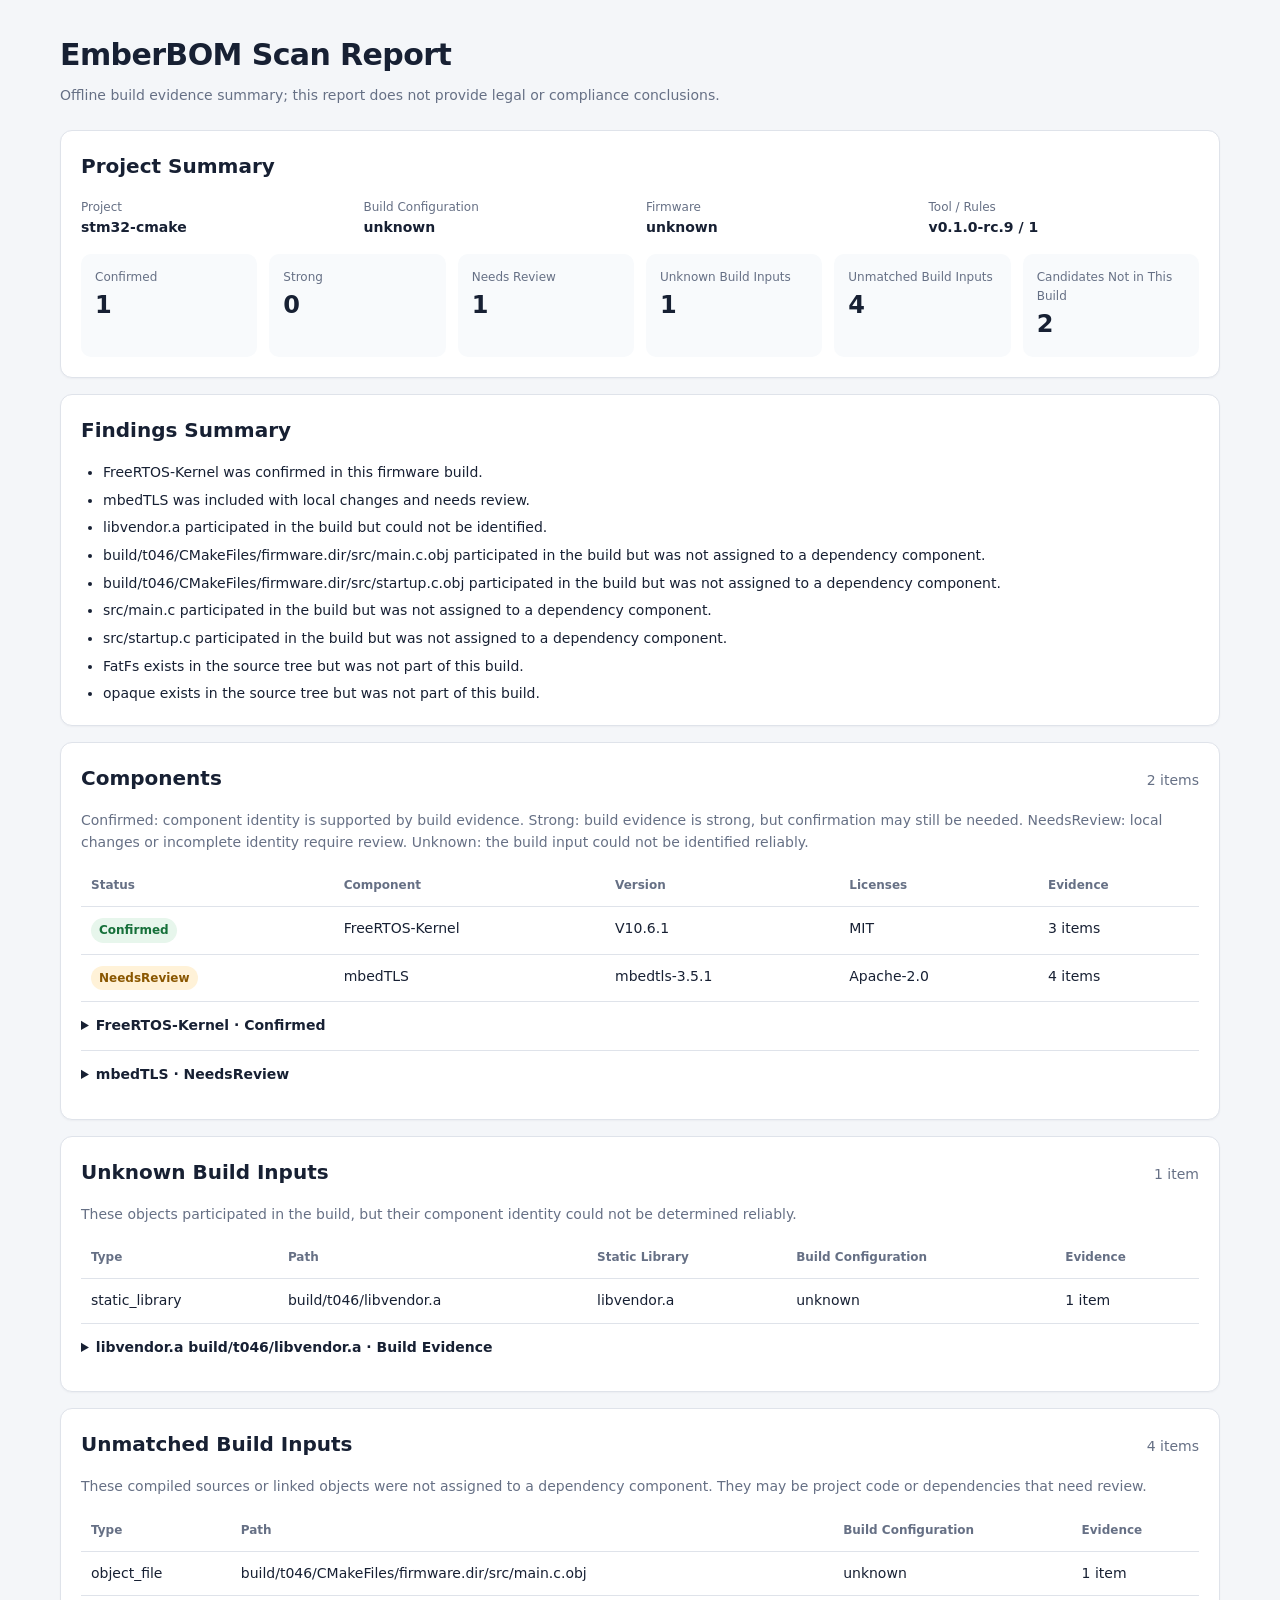
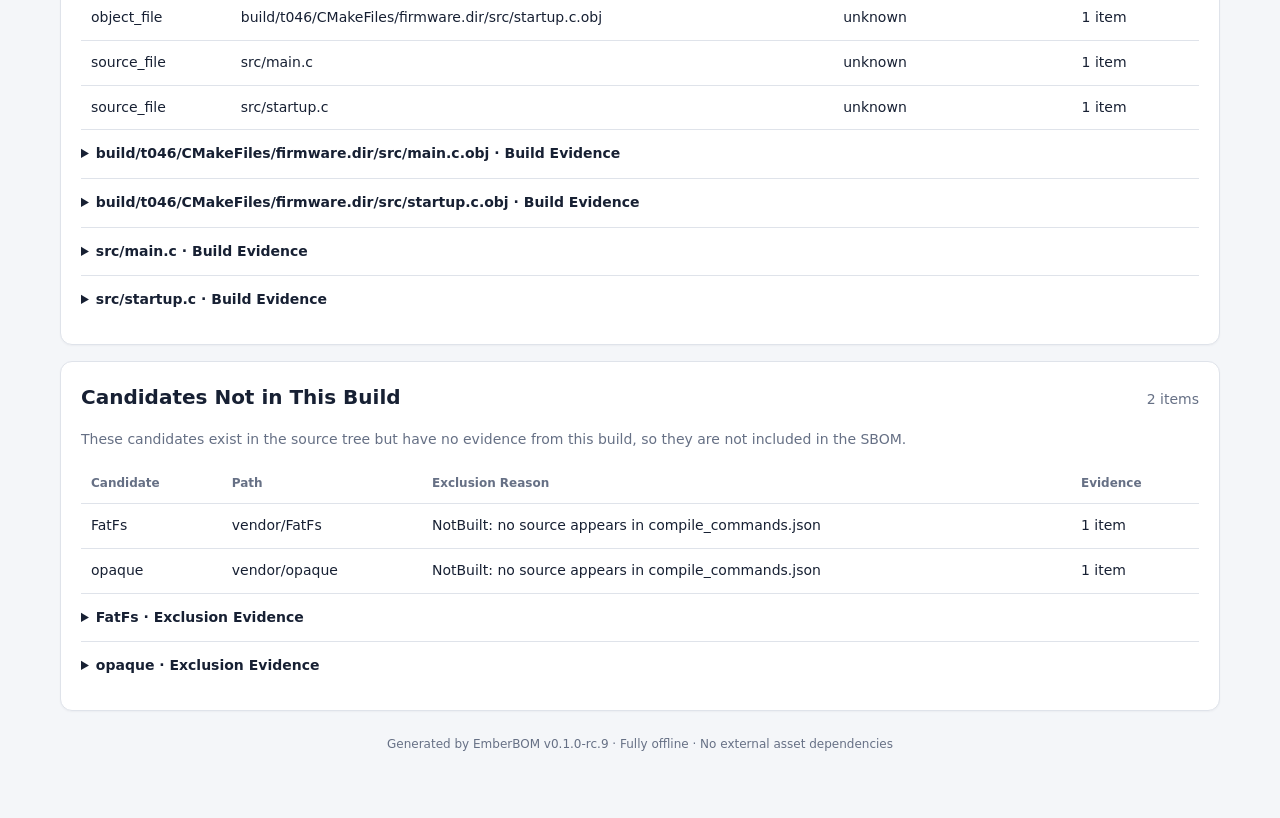
<file: samples/scan-report.html>
<!doctype html>
<html lang="en">
<head>
  <meta charset="utf-8">
  <meta name="viewport" content="width=device-width, initial-scale=1">
  <title>EmberBOM Scan Report - stm32-cmake</title>
  <style>
    :root { color-scheme: light; --ink:#172033; --muted:#667085; --line:#dfe3ea; --panel:#fff; --bg:#f4f6f9; --accent:#c4492d; }
    * { box-sizing:border-box; }
    body { margin:0; background:var(--bg); color:var(--ink); font:14px/1.55 system-ui,-apple-system,"Segoe UI",sans-serif; }
    main { width:min(1160px,calc(100% - 32px)); margin:32px auto 64px; }
    header { margin-bottom:24px; }
    h1 { margin:0 0 6px; font-size:30px; letter-spacing:-.02em; }
    h2 { margin:0 0 16px; font-size:20px; }
    h3 { margin:0; font-size:16px; }
    p { margin:0; }
    .muted { color:var(--muted); }
    .panel { margin:16px 0; padding:20px; border:1px solid var(--line); border-radius:12px; background:var(--panel); box-shadow:0 1px 2px rgba(16,24,40,.04); }
    .facts,.summary { display:grid; gap:12px; }
    .facts { grid-template-columns:repeat(auto-fit,minmax(180px,1fr)); }
    .fact span,.metric span { display:block; color:var(--muted); font-size:12px; }
    .fact strong { overflow-wrap:anywhere; }
    .summary { grid-template-columns:repeat(6,minmax(100px,1fr)); margin-top:16px; }
    .metric { padding:14px; border-radius:10px; background:#f8fafc; }
    .metric strong { display:block; font-size:24px; }
    .findings { margin:0; padding-left:22px; }
    .findings li + li { margin-top:6px; }
    .section-head { display:flex; justify-content:space-between; align-items:baseline; gap:12px; }
    table { width:100%; border-collapse:collapse; margin-top:12px; }
    th,td { padding:11px 10px; border-bottom:1px solid var(--line); text-align:left; vertical-align:top; }
    th { color:var(--muted); font-size:12px; font-weight:600; }
    td { overflow-wrap:anywhere; }
    .status { display:inline-block; padding:3px 8px; border-radius:999px; font-size:12px; font-weight:700; }
    .confirmed { background:#e7f6ec; color:#16703a; }
    .strong { background:#e8f1ff; color:#245ea8; }
    .review { background:#fff2d8; color:#8a5700; }
    .unknown { background:#f1f3f6; color:#4c5667; }
    .tag { display:inline-block; margin-left:6px; padding:2px 7px; border:1px solid #efc1b6; border-radius:999px; color:#9c3a24; font-size:11px; }
    details { border-top:1px solid var(--line); padding:13px 0; }
    details:first-of-type { border-top:0; }
    summary { cursor:pointer; font-weight:650; }
    .detail-grid { display:grid; grid-template-columns:repeat(auto-fit,minmax(180px,1fr)); gap:10px; margin:12px 0; }
    .detail-grid div { padding:10px; background:#f8fafc; border-radius:8px; }
    .detail-grid span { display:block; color:var(--muted); font-size:12px; }
    .empty { padding:18px; border:1px dashed var(--line); border-radius:8px; color:var(--muted); text-align:center; }
    footer { margin-top:24px; color:var(--muted); font-size:12px; text-align:center; }
    @media (max-width:760px) { .summary { grid-template-columns:repeat(2,1fr); } .table-wrap { overflow-x:auto; } }
    @media print { body { background:#fff; } main { width:100%; margin:0; } .panel { box-shadow:none; break-inside:avoid; } details { break-inside:avoid; } details > * { display:block; } }
  </style>
</head>
<body>
<main>
  <header>
    <h1>EmberBOM Scan Report</h1>
    <p class="muted">Offline build evidence summary; this report does not provide legal or compliance conclusions.</p>
  </header>

  <section class="panel" aria-labelledby="summary-title">
    <h2 id="summary-title">Project Summary</h2>
    <div class="facts">
      <div class="fact"><span>Project</span><strong>stm32-cmake</strong></div>
      <div class="fact"><span>Build Configuration</span><strong>unknown</strong></div>
      <div class="fact"><span>Firmware</span><strong>unknown</strong></div>
      <div class="fact"><span>Tool / Rules</span><strong>v0.1.0-rc.9 / 1</strong></div>
    </div>
    <div class="summary">
      <div class="metric"><span>Confirmed</span><strong>1</strong></div>
      <div class="metric"><span>Strong</span><strong>0</strong></div>
      <div class="metric"><span>Needs Review</span><strong>1</strong></div>
      <div class="metric"><span>Unknown Build Inputs</span><strong>1</strong></div>
      <div class="metric"><span>Unmatched Build Inputs</span><strong>4</strong></div>
      <div class="metric"><span>Candidates Not in This Build</span><strong>2</strong></div>
    </div>
  </section>

  <section class="panel" aria-labelledby="findings-title">
    <h2 id="findings-title">Findings Summary</h2>
    <ul class="findings"><li>FreeRTOS-Kernel was confirmed in this firmware build.</li><li>mbedTLS was included with local changes and needs review.</li><li>libvendor.a participated in the build but could not be identified.</li><li>build/t046/CMakeFiles/firmware.dir/src/main.c.obj participated in the build but was not assigned to a dependency component.</li><li>build/t046/CMakeFiles/firmware.dir/src/startup.c.obj participated in the build but was not assigned to a dependency component.</li><li>src/main.c participated in the build but was not assigned to a dependency component.</li><li>src/startup.c participated in the build but was not assigned to a dependency component.</li><li>FatFs exists in the source tree but was not part of this build.</li><li>opaque exists in the source tree but was not part of this build.</li></ul>
  </section>

  <section class="panel" aria-labelledby="components-title">
    <div class="section-head"><h2 id="components-title">Components</h2><span class="muted">2 items</span></div>
    <p class="muted">Confirmed: component identity is supported by build evidence. Strong: build evidence is strong, but confirmation may still be needed. NeedsReview: local changes or incomplete identity require review. Unknown: the build input could not be identified reliably.</p>
    
    <div class="table-wrap"><table>
      <thead><tr><th>Status</th><th>Component</th><th>Version</th><th>Licenses</th><th>Evidence</th></tr></thead>
      <tbody><tr>
        <td><span class="status confirmed">Confirmed</span></td>
        <td>FreeRTOS-Kernel</td><td>V10.6.1</td><td>MIT</td><td>3 items</td>
      </tr><tr>
        <td><span class="status review">NeedsReview</span></td>
        <td>mbedTLS</td><td>mbedtls-3.5.1</td><td>Apache-2.0</td><td>4 items</td>
      </tr></tbody>
    </table></div>
    <div><details>
      <summary>FreeRTOS-Kernel · Confirmed</summary>
      <div class="detail-grid">
        <div><span>Stable ID</span>component:freertos-kernel</div><div><span>Source</span>https://github.com/FreeRTOS/FreeRTOS-Kernel</div>
        <div><span>Locally Modified</span>No</div><div><span>Review Note</span></div>
      </div>
      <div class="table-wrap"><table>
        <thead><tr><th>Type</th><th>Path</th><th>Details</th><th>Build Configuration</th></tr></thead>
        <tbody><tr><td>compile</td><td>vendor/FreeRTOS-Kernel/list.c</td><td>source appears in compile_commands.json</td><td>unknown</td></tr><tr><td>identity</td><td>vendor/FreeRTOS-Kernel</td><td>git origin https://github.com/FreeRTOS/FreeRTOS-Kernel.git; commit 0264280230aa6a828247b5f05bf57e33f1994581; exact tag V10.6.1</td><td>unknown</td></tr><tr><td>link</td><td>build/t046/libfreertos_kernel.a</td><td>archive members linked: list.c.obj</td><td>unknown</td></tr></tbody>
      </table></div>
    </details><details>
      <summary>mbedTLS · NeedsReview</summary>
      <div class="detail-grid">
        <div><span>Stable ID</span>component:mbedtls</div><div><span>Source</span>https://github.com/Mbed-TLS/mbedtls</div>
        <div><span>Locally Modified</span>Yes</div><div><span>Review Note</span></div>
      </div>
      <div class="table-wrap"><table>
        <thead><tr><th>Type</th><th>Path</th><th>Details</th><th>Build Configuration</th></tr></thead>
        <tbody><tr><td>compile</td><td>vendor/mbedtls/library/version.c</td><td>source appears in compile_commands.json</td><td>unknown</td></tr><tr><td>identity</td><td>vendor/mbedtls</td><td>git origin https://github.com/Mbed-TLS/mbedtls.git; commit edb8fec9882084344a314368ac7fd957a187519c; exact tag mbedtls-3.5.1</td><td>unknown</td></tr><tr><td>link</td><td>build/t046/libmbedtls.a</td><td>archive members linked: local_policy_patch.c.obj, version.c.obj</td><td>unknown</td></tr><tr><td>patch</td><td>patches/mbedtls/local_policy_patch.c</td><td>local patch source appears in compile_commands.json</td><td>unknown</td></tr></tbody>
      </table></div>
    </details></div>
    
  </section>

  <section class="panel" aria-labelledby="unknown-title">
    <div class="section-head"><h2 id="unknown-title">Unknown Build Inputs</h2><span class="muted">1 item</span></div>
    <p class="muted">These objects participated in the build, but their component identity could not be determined reliably.</p>
    <div class="table-wrap"><table>
      <thead><tr><th>Type</th><th>Path</th><th>Static Library</th><th>Build Configuration</th><th>Evidence</th></tr></thead>
      <tbody><tr><td>static_library</td><td>build/t046/libvendor.a</td><td>libvendor.a</td><td>unknown</td><td>1 item</td></tr></tbody>
    </table></div>
    <div><details>
      <summary>libvendor.a build/t046/libvendor.a · Build Evidence</summary>
      <div class="table-wrap"><table>
        <thead><tr><th>Type</th><th>Path</th><th>Details</th><th>Build Configuration</th></tr></thead>
        <tbody><tr><td>link</td><td>build/t046/firmware.map</td><td>archive members linked: vendor_blob.o</td><td>unknown</td></tr></tbody>
      </table></div>
    </details></div>
    
  </section>

  <section class="panel" aria-labelledby="unmatched-title">
    <div class="section-head"><h2 id="unmatched-title">Unmatched Build Inputs</h2><span class="muted">4 items</span></div>
    <p class="muted">These compiled sources or linked objects were not assigned to a dependency component. They may be project code or dependencies that need review.</p>
    <div class="table-wrap"><table>
      <thead><tr><th>Type</th><th>Path</th><th>Build Configuration</th><th>Evidence</th></tr></thead>
      <tbody><tr><td>object_file</td><td>build/t046/CMakeFiles/firmware.dir/src/main.c.obj</td><td>unknown</td><td>1 item</td></tr><tr><td>object_file</td><td>build/t046/CMakeFiles/firmware.dir/src/startup.c.obj</td><td>unknown</td><td>1 item</td></tr><tr><td>source_file</td><td>src/main.c</td><td>unknown</td><td>1 item</td></tr><tr><td>source_file</td><td>src/startup.c</td><td>unknown</td><td>1 item</td></tr></tbody>
    </table></div>
    <div><details>
      <summary>build/t046/CMakeFiles/firmware.dir/src/main.c.obj · Build Evidence</summary>
      <div class="table-wrap"><table>
        <thead><tr><th>Type</th><th>Path</th><th>Details</th><th>Build Configuration</th></tr></thead>
        <tbody><tr><td>link</td><td>build/t046/firmware.map</td><td>linked object was not assigned to a dependency component</td><td>unknown</td></tr></tbody>
      </table></div>
    </details><details>
      <summary>build/t046/CMakeFiles/firmware.dir/src/startup.c.obj · Build Evidence</summary>
      <div class="table-wrap"><table>
        <thead><tr><th>Type</th><th>Path</th><th>Details</th><th>Build Configuration</th></tr></thead>
        <tbody><tr><td>link</td><td>build/t046/firmware.map</td><td>linked object was not assigned to a dependency component</td><td>unknown</td></tr></tbody>
      </table></div>
    </details><details>
      <summary>src/main.c · Build Evidence</summary>
      <div class="table-wrap"><table>
        <thead><tr><th>Type</th><th>Path</th><th>Details</th><th>Build Configuration</th></tr></thead>
        <tbody><tr><td>compile</td><td>src/main.c</td><td>compiled source was not assigned to a dependency component</td><td>unknown</td></tr></tbody>
      </table></div>
    </details><details>
      <summary>src/startup.c · Build Evidence</summary>
      <div class="table-wrap"><table>
        <thead><tr><th>Type</th><th>Path</th><th>Details</th><th>Build Configuration</th></tr></thead>
        <tbody><tr><td>compile</td><td>src/startup.c</td><td>compiled source was not assigned to a dependency component</td><td>unknown</td></tr></tbody>
      </table></div>
    </details></div>
    
  </section>

  <section class="panel" aria-labelledby="excluded-title">
    <div class="section-head"><h2 id="excluded-title">Candidates Not in This Build</h2><span class="muted">2 items</span></div>
    <p class="muted">These candidates exist in the source tree but have no evidence from this build, so they are not included in the SBOM.</p>
    <div class="table-wrap"><table>
      <thead><tr><th>Candidate</th><th>Path</th><th>Exclusion Reason</th><th>Evidence</th></tr></thead>
      <tbody><tr><td>FatFs</td><td>vendor/FatFs</td><td>NotBuilt: no source appears in compile_commands.json</td><td>1 item</td></tr><tr><td>opaque</td><td>vendor/opaque</td><td>NotBuilt: no source appears in compile_commands.json</td><td>1 item</td></tr></tbody>
    </table></div>
    <div><details>
      <summary>FatFs · Exclusion Evidence</summary>
      <div class="table-wrap"><table>
        <thead><tr><th>Type</th><th>Path</th><th>Details</th><th>Build Configuration</th></tr></thead>
        <tbody><tr><td>exclusion</td><td>vendor/FatFs</td><td>source-tree candidate has no compile evidence</td><td>unknown</td></tr></tbody>
      </table></div>
    </details><details>
      <summary>opaque · Exclusion Evidence</summary>
      <div class="table-wrap"><table>
        <thead><tr><th>Type</th><th>Path</th><th>Details</th><th>Build Configuration</th></tr></thead>
        <tbody><tr><td>exclusion</td><td>vendor/opaque</td><td>source-tree candidate has no compile evidence</td><td>unknown</td></tr></tbody>
      </table></div>
    </details></div>
    
  </section>

  <footer>Generated by EmberBOM v0.1.0-rc.9 · Fully offline · No external asset dependencies</footer>
</main>
</body>
</html>
</file>
<file: styles.css>
:root{--ink:#e9eef4;--muted:#a8b2bd;--surface:#111820;--surface-2:#17212b;--line:#2b3844;--ember:#ff6b2c;--ember-2:#ff9a3d;--paper:#0b1117;--max:1180px;color-scheme:dark;font-family:Inter,ui-sans-serif,system-ui,-apple-system,BlinkMacSystemFont,"Segoe UI",sans-serif}*{box-sizing:border-box}html{scroll-behavior:smooth}body{margin:0;background:var(--paper);color:var(--ink);line-height:1.65}a{color:inherit}.skip-link{position:fixed;left:16px;top:12px;z-index:20;transform:translateY(-160%);background:var(--ink);color:var(--paper);padding:10px 14px;border-radius:8px}.skip-link:focus{transform:none}.site-header{max-width:var(--max);margin:auto;padding:22px 28px;display:flex;align-items:center;justify-content:space-between;gap:24px}.brand{display:inline-flex;gap:10px;align-items:center;text-decoration:none;font-weight:800;letter-spacing:-.02em}.brand-mark{display:grid;place-items:center;width:31px;height:31px;border-radius:9px;background:linear-gradient(145deg,var(--ember-2),var(--ember));color:#17100c}.compact{font-size:1rem}.compact .brand-mark{width:25px;height:25px;border-radius:7px}.site-header nav{display:flex;gap:22px}.site-header nav a,.footer-links a{color:var(--muted);text-decoration:none;font-size:.93rem}.site-header nav a:hover,.footer-links a:hover{color:var(--ink)}.mobile-menu{display:none;position:relative}.mobile-menu summary{cursor:pointer;list-style:none;border:1px solid var(--line);border-radius:8px;padding:8px 12px;font-weight:750}.mobile-menu summary::-webkit-details-marker{display:none}.mobile-menu nav{position:absolute;right:0;top:48px;z-index:10;min-width:220px;padding:10px;display:grid;background:var(--surface-2);border:1px solid var(--line);border-radius:12px;box-shadow:0 20px 45px rgba(0,0,0,.35)}.mobile-menu nav a{padding:10px 12px;border-radius:7px}.mobile-menu nav a:hover{background:var(--surface)}a:focus-visible,summary:focus-visible{outline:3px solid var(--ember-2);outline-offset:3px}main{overflow:hidden}.hero{max-width:var(--max);margin:62px auto 72px;padding:0 28px;display:grid;grid-template-columns:1.25fr .75fr;gap:70px;align-items:center}.hero-copy,.evidence-card{min-width:0}.eyebrow{text-transform:uppercase;letter-spacing:.14em;color:var(--ember-2);font-size:.75rem;font-weight:800}.hero h1{font-size:clamp(3rem,6vw,5.8rem);line-height:.97;letter-spacing:-.065em;margin:17px 0 28px;max-width:850px}.lead{color:#c2cbd4;font-size:1.25rem;max-width:750px}.lead.small{font-size:1.08rem}.actions{display:flex;gap:13px;flex-wrap:wrap;margin-top:32px}.button{display:inline-flex;align-items:center;justify-content:center;border-radius:10px;padding:13px 18px;text-decoration:none;font-weight:750;border:1px solid var(--line)}.button.primary{background:var(--ember);border-color:var(--ember);color:#160d08}.button.primary:hover{background:var(--ember-2)}.button.secondary{background:var(--surface)}.full{width:100%}.fine-print{font-size:.8rem;color:var(--muted);margin-top:16px}.evidence-card,.boundary,.price-card,.feature,.download-card,.method-note{background:linear-gradient(145deg,var(--surface-2),var(--surface));border:1px solid var(--line);border-radius:18px}.evidence-card{padding:28px;box-shadow:0 32px 80px rgba(0,0,0,.25)}.evidence-card p{border-top:1px solid var(--line);padding-top:15px}.evidence-card .card-label{color:var(--ember-2);font-size:.78rem;text-transform:uppercase;letter-spacing:.1em;font-weight:800}.muted{color:var(--muted)}.proof-strip{max-width:var(--max);padding:22px 28px;margin:auto;border-top:1px solid var(--line);border-bottom:1px solid var(--line);display:flex;justify-content:space-between;color:var(--muted);font-size:.9rem}.section{max-width:var(--max);margin:0 auto;padding:110px 28px}.section h2,.legal h1{font-size:clamp(2.1rem,4vw,3.7rem);line-height:1.05;letter-spacing:-.045em;margin:14px 0 42px}.section-heading{display:grid;grid-template-columns:1.15fr .85fr;gap:60px;align-items:end}.section-intro{color:var(--muted);margin:0 0 42px}.grid.three{display:grid;grid-template-columns:repeat(3,1fr);gap:18px}.feature{padding:27px}.feature h3,.boundary h3,.steps h3{margin-top:0}.feature p,.boundary p,.steps p{color:var(--muted)}.split,.pricing-section{display:grid;grid-template-columns:1fr 1fr;gap:80px;align-items:start}.checklist{list-style:none;padding:0;margin:35px 0 0}.checklist li{padding:14px 0;border-bottom:1px solid var(--line)}.checklist li:before{content:"✓";color:var(--ember-2);font-weight:900;margin-right:12px}.boundary{padding:30px;border-left:3px solid var(--ember)}code{font-family:"SFMono-Regular",Consolas,monospace;background:#202c37;border-radius:5px;padding:.12em .35em}.report-preview{display:block;overflow:hidden;border:1px solid var(--line);border-radius:18px;background:#f4f6fa}.report-preview img{display:block;width:100%;height:auto}.sample-links{display:grid;grid-template-columns:repeat(4,1fr);gap:12px;margin:18px 0 34px}.sample-links a{display:grid;gap:4px;padding:17px;border:1px solid var(--line);border-radius:12px;background:var(--surface);text-decoration:none}.sample-links a:hover{border-color:var(--ember)}.sample-links span{font-size:.78rem;color:var(--muted)}.method-note{padding:28px}.method-note h3{margin-top:0}.comparison{display:grid;gap:0}.comparison [role=row]{display:grid;grid-template-columns:.7fr 1fr 1.15fr;border-top:1px solid var(--line)}.comparison [role=cell],.comparison [role=columnheader]{padding:13px 12px}.comparison [role=cell]{color:var(--muted)}.steps{list-style:none;padding:0;margin:0}.steps li{display:grid;grid-template-columns:60px 1fr;gap:20px;padding:25px 0;border-top:1px solid var(--line)}.steps li>span{color:var(--ember-2);font-weight:900}.steps h3{margin-bottom:5px}.steps p{margin:0}.release-section{border-top:1px solid var(--line);border-bottom:1px solid var(--line)}.download-grid{display:grid;grid-template-columns:1fr 1fr;gap:18px}.download-card{padding:28px}.download-card .platform{font-size:1.15rem;font-weight:800;margin-top:0}.download-card code{display:block;overflow-wrap:anywhere;margin-top:18px;padding:13px;font-size:.75rem;color:var(--muted)}.release-links{display:flex;flex-wrap:wrap;gap:20px;margin-top:24px}.release-links a{color:var(--ember-2)}.pricing-section{background:linear-gradient(90deg,transparent,rgba(255,107,44,.035))}.price-card{padding:34px}.plan{font-weight:800}.price{font-size:4rem;line-height:1;margin:24px 0}.price>span{font-size:1.6rem;vertical-align:top}.price small{display:block;font-size:.82rem;color:var(--muted);margin-top:10px}.price-card ul{list-style:none;padding:0;margin:26px 0}.price-card li{padding:8px 0;color:#c7d0d9}.price-card li:before{content:"✓";color:var(--ember-2);margin-right:10px}.faq details{border-top:1px solid var(--line);padding:21px 0}.faq summary{font-weight:750;cursor:pointer}.faq details p{color:var(--muted);max-width:850px}footer{max-width:var(--max);margin:auto;padding:45px 28px 60px;border-top:1px solid var(--line);display:grid;grid-template-columns:1fr auto;gap:25px;color:var(--muted);font-size:.86rem}.footer-links{display:flex;gap:20px}.copyright{grid-column:1/-1}.legal{max-width:860px;margin:50px auto 110px;padding:0 28px}.legal h2{margin-top:40px;font-size:1.35rem}.legal p,.legal li{color:#bdc7d0}.legal .back{display:inline-block;margin-bottom:32px;color:var(--ember-2)}@media(max-width:850px){.site-header{align-items:center}.desktop-nav{display:none!important}.mobile-menu{display:block}.hero,.split,.pricing-section,.section-heading{grid-template-columns:minmax(0,1fr);gap:35px}.section-intro{margin-top:-18px}.hero{margin-top:35px}.grid.three,.download-grid{grid-template-columns:1fr}.sample-links{grid-template-columns:1fr 1fr}.comparison [role=row]{grid-template-columns:1fr}.comparison [role=columnheader]:not(:first-child){display:none}.comparison [role=cell]{padding-top:6px}.comparison [role=cell]:before{display:block;color:var(--ink);font-size:.74rem;font-weight:800;text-transform:uppercase;letter-spacing:.06em}.comparison [role=cell]:nth-child(2):before{content:"Source-tree inventory"}.comparison [role=cell]:nth-child(3):before{content:"EmberBOM"}.proof-strip{display:grid;grid-template-columns:1fr 1fr;gap:12px}.section{padding-top:75px;padding-bottom:75px}footer{grid-template-columns:1fr}.footer-links{flex-wrap:wrap}.hero h1{font-size:3.45rem}}@media(max-width:480px){.site-header,.hero,.section,.proof-strip,footer{padding-left:20px;padding-right:20px}.hero h1{font-size:2.65rem;line-height:1;letter-spacing:-.055em}.lead{font-size:1.08rem}.proof-strip,.sample-links{grid-template-columns:1fr}.price{font-size:3.3rem}.actions .button{width:100%}}
.docs{max-width:1000px}.docs h2{margin-top:58px;font-size:1.75rem}.docs h3{margin-top:38px}.docs pre{overflow:auto;padding:18px;border:1px solid var(--line);border-radius:12px;background:var(--surface)}.docs pre code{padding:0;background:transparent;color:#dce6ef}.docs table{display:block;width:100%;overflow-x:auto;border-collapse:collapse}.docs th,.docs td{min-width:160px;padding:11px 13px;border:1px solid var(--line);text-align:left;vertical-align:top}.docs th{background:var(--surface-2);color:var(--ink)}.docs blockquote{margin-left:0;padding-left:18px;border-left:3px solid var(--ember);color:var(--muted)}
@media(prefers-reduced-motion:reduce){html{scroll-behavior:auto}}
</file>
